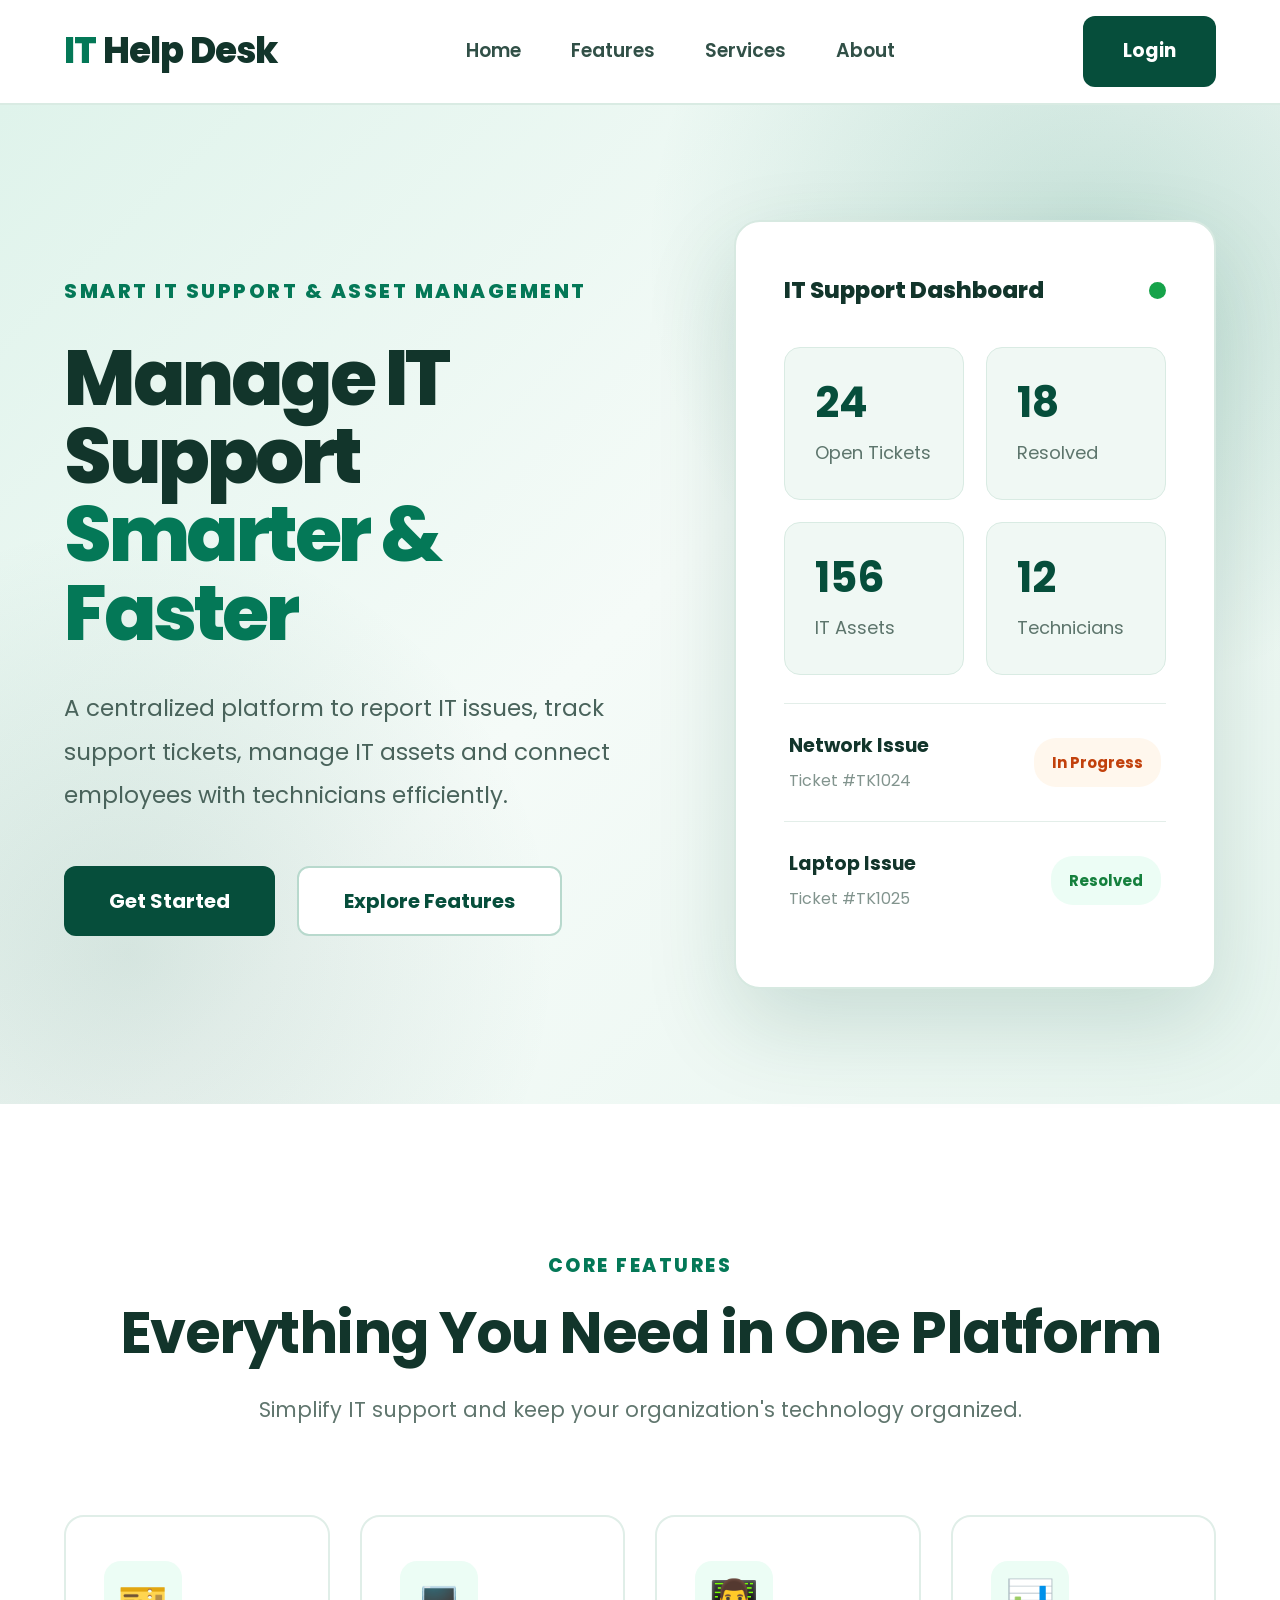
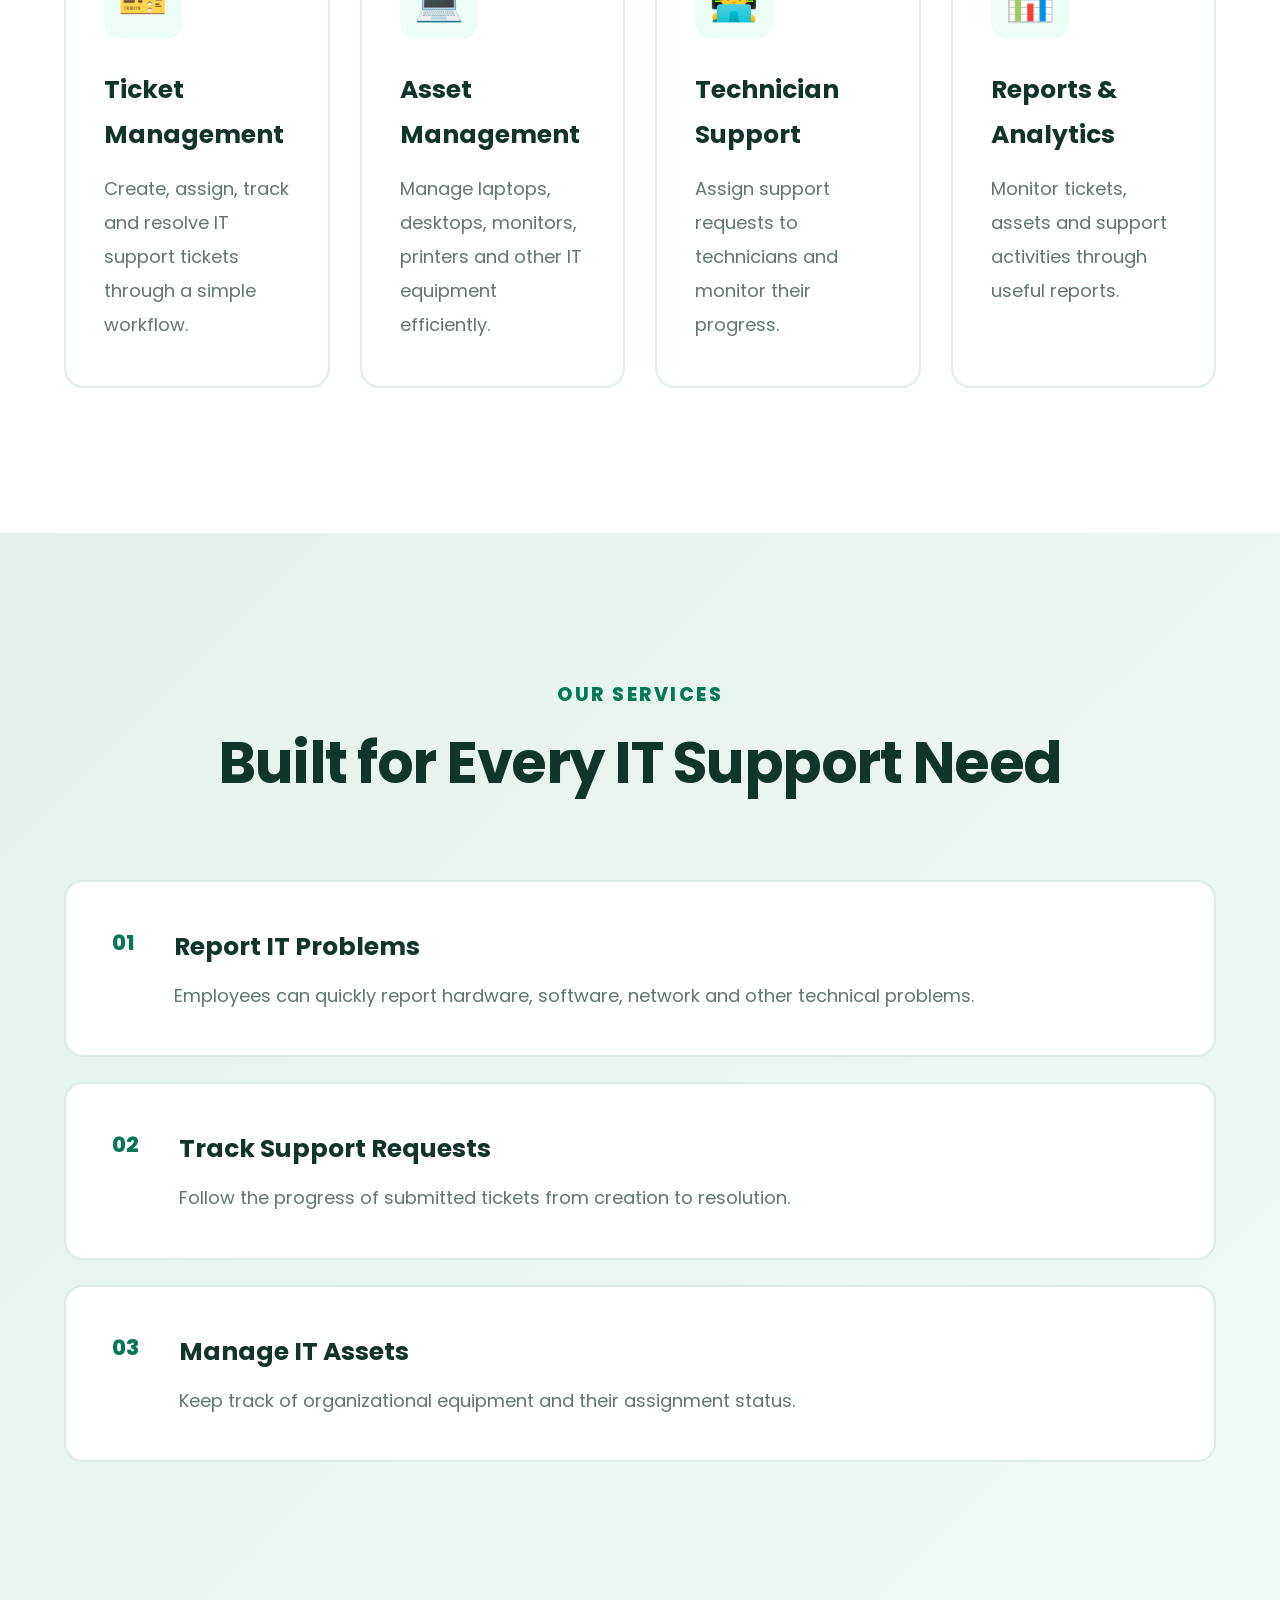
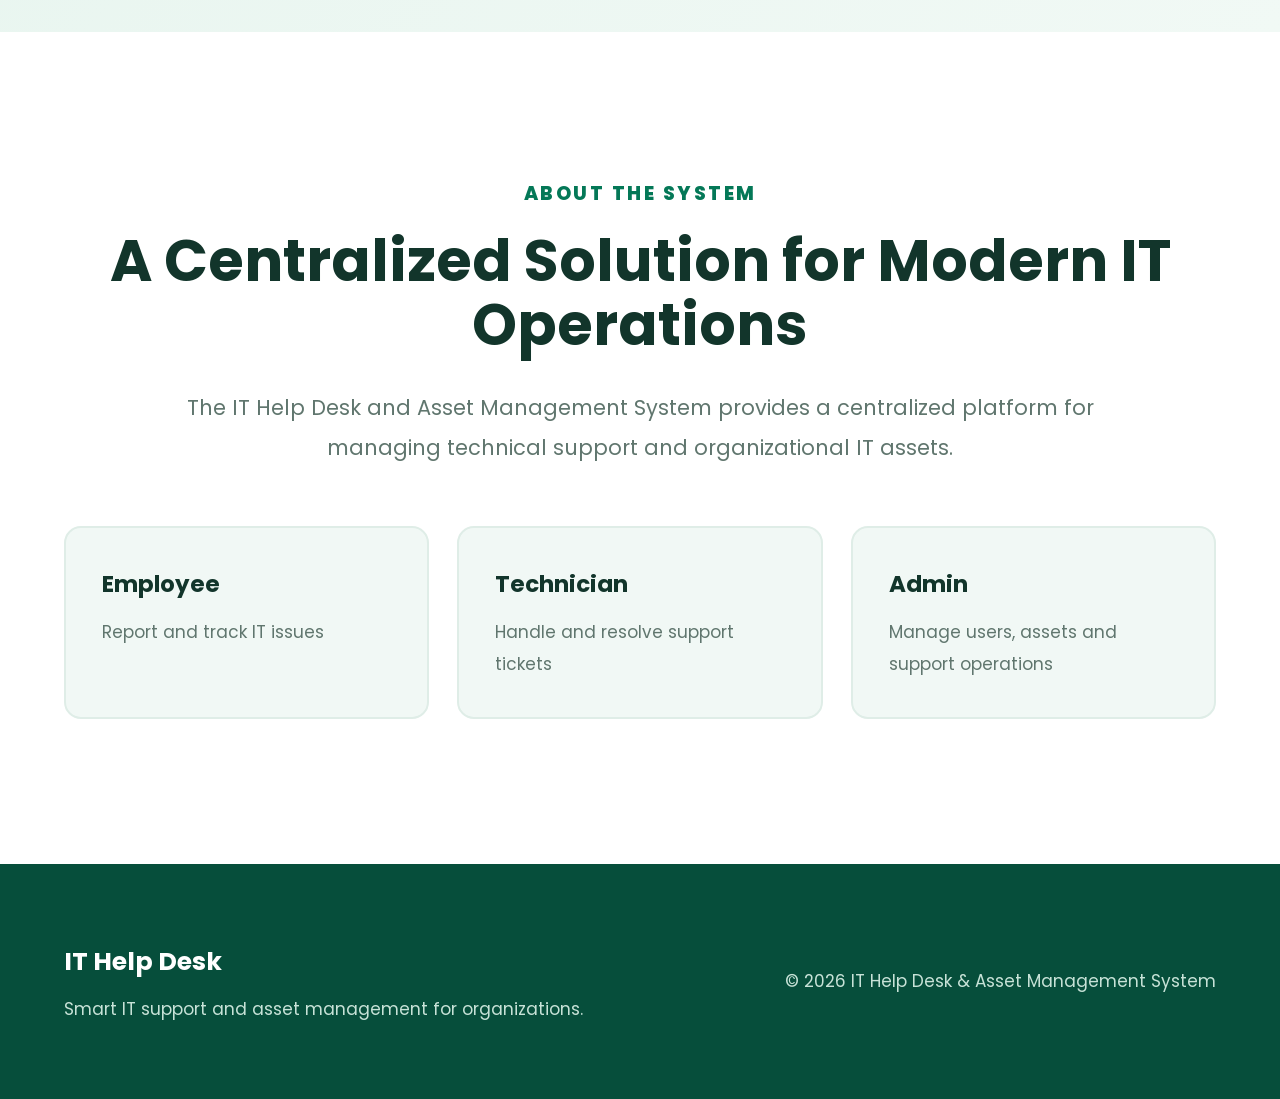
<file: index.html>
<!DOCTYPE html>
<html lang="en">
<head>
    <meta charset="UTF-8">
    <meta name="viewport" content="width=device-width, initial-scale=1.0">
    <title>IT Help Desk & Asset Management</title>
    <link rel="stylesheet" href="css/style.css">
</head>
<body>

    <header class="navbar">
        <div class="logo">
            <span>IT</span> Help Desk
        </div>

        <nav>
            <a href="#home">Home</a>
            <a href="#features">Features</a>
            <a href="#services">Services</a>
            <a href="#about">About</a>
        </nav>

        <a href="login.html" class="login-btn">Login</a>
    </header>

    <main>

        <section class="hero" id="home">
            <div class="hero-content">
                <p class="tagline">SMART IT SUPPORT & ASSET MANAGEMENT</p>

                <h1>
                    Manage IT Support
                    <span>Smarter & Faster</span>
                </h1>

                <p class="hero-text">
                    A centralized platform to report IT issues, track support
                    tickets, manage IT assets and connect employees with
                    technicians efficiently.
                </p>

                <div class="hero-buttons">
                    <a href="login.html" class="primary-btn">Get Started</a>
                    <a href="#features" class="secondary-btn">Explore Features</a>
                </div>
            </div>

            <div class="hero-card">
                <div class="dashboard-card">
                    <div class="card-header">
                        <span>IT Support Dashboard</span>
                        <span class="status-dot"></span>
                    </div>

                    <div class="stats">
                        <div class="stat-box">
                            <h3>24</h3>
                            <p>Open Tickets</p>
                        </div>

                        <div class="stat-box">
                            <h3>18</h3>
                            <p>Resolved</p>
                        </div>

                        <div class="stat-box">
                            <h3>156</h3>
                            <p>IT Assets</p>
                        </div>

                        <div class="stat-box">
                            <h3>12</h3>
                            <p>Technicians</p>
                        </div>
                    </div>

                    <div class="ticket-preview">
                        <div>
                            <strong>Network Issue</strong>
                            <p>Ticket #TK1024</p>
                        </div>
                        <span class="badge progress">In Progress</span>
                    </div>

                    <div class="ticket-preview">
                        <div>
                            <strong>Laptop Issue</strong>
                            <p>Ticket #TK1025</p>
                        </div>
                        <span class="badge resolved">Resolved</span>
                    </div>
                </div>
            </div>
        </section>


        <section class="features" id="features">

            <div class="section-heading">
                <p>CORE FEATURES</p>
                <h2>Everything You Need in One Platform</h2>
                <span>
                    Simplify IT support and keep your organization's technology
                    organized.
                </span>
            </div>

            <div class="feature-grid">

                <div class="feature-card">
                    <div class="feature-icon">🎫</div>
                    <h3>Ticket Management</h3>
                    <p>
                        Create, assign, track and resolve IT support tickets
                        through a simple workflow.
                    </p>
                </div>

                <div class="feature-card">
                    <div class="feature-icon">💻</div>
                    <h3>Asset Management</h3>
                    <p>
                        Manage laptops, desktops, monitors, printers and other
                        IT equipment efficiently.
                    </p>
                </div>

                <div class="feature-card">
                    <div class="feature-icon">👨‍💻</div>
                    <h3>Technician Support</h3>
                    <p>
                        Assign support requests to technicians and monitor
                        their progress.
                    </p>
                </div>

                <div class="feature-card">
                    <div class="feature-icon">📊</div>
                    <h3>Reports & Analytics</h3>
                    <p>
                        Monitor tickets, assets and support activities through
                        useful reports.
                    </p>
                </div>

            </div>
        </section>


        <section class="services" id="services">

            <div class="section-heading">
                <p>OUR SERVICES</p>
                <h2>Built for Every IT Support Need</h2>
            </div>

            <div class="service-grid">

                <div class="service-item">
                    <span>01</span>
                    <div>
                        <h3>Report IT Problems</h3>
                        <p>
                            Employees can quickly report hardware, software,
                            network and other technical problems.
                        </p>
                    </div>
                </div>

                <div class="service-item">
                    <span>02</span>
                    <div>
                        <h3>Track Support Requests</h3>
                        <p>
                            Follow the progress of submitted tickets from
                            creation to resolution.
                        </p>
                    </div>
                </div>

                <div class="service-item">
                    <span>03</span>
                    <div>
                        <h3>Manage IT Assets</h3>
                        <p>
                            Keep track of organizational equipment and their
                            assignment status.
                        </p>
                    </div>
                </div>

            </div>
        </section>


        <section class="about" id="about">

            <div class="about-content">
                <p>ABOUT THE SYSTEM</p>

                <h2>
                    A Centralized Solution for
                    Modern IT Operations
                </h2>

                <p>
                    The IT Help Desk and Asset Management System provides a
                    centralized platform for managing technical support and
                    organizational IT assets.
                </p>

                <div class="role-list">
                    <div>
                        <strong>Employee</strong>
                        <span>Report and track IT issues</span>
                    </div>

                    <div>
                        <strong>Technician</strong>
                        <span>Handle and resolve support tickets</span>
                    </div>

                    <div>
                        <strong>Admin</strong>
                        <span>Manage users, assets and support operations</span>
                    </div>
                </div>
            </div>

        </section>

    </main>


    <footer>
        <div class="footer-content">
            <div>
                <h3>IT Help Desk</h3>
                <p>
                    Smart IT support and asset management for organizations.
                </p>
            </div>

            <div>
                <p>© 2026 IT Help Desk & Asset Management System</p>
            </div>
        </div>
    </footer>

    <script src="js/main.js"></script>

</body>
</html>
</file>
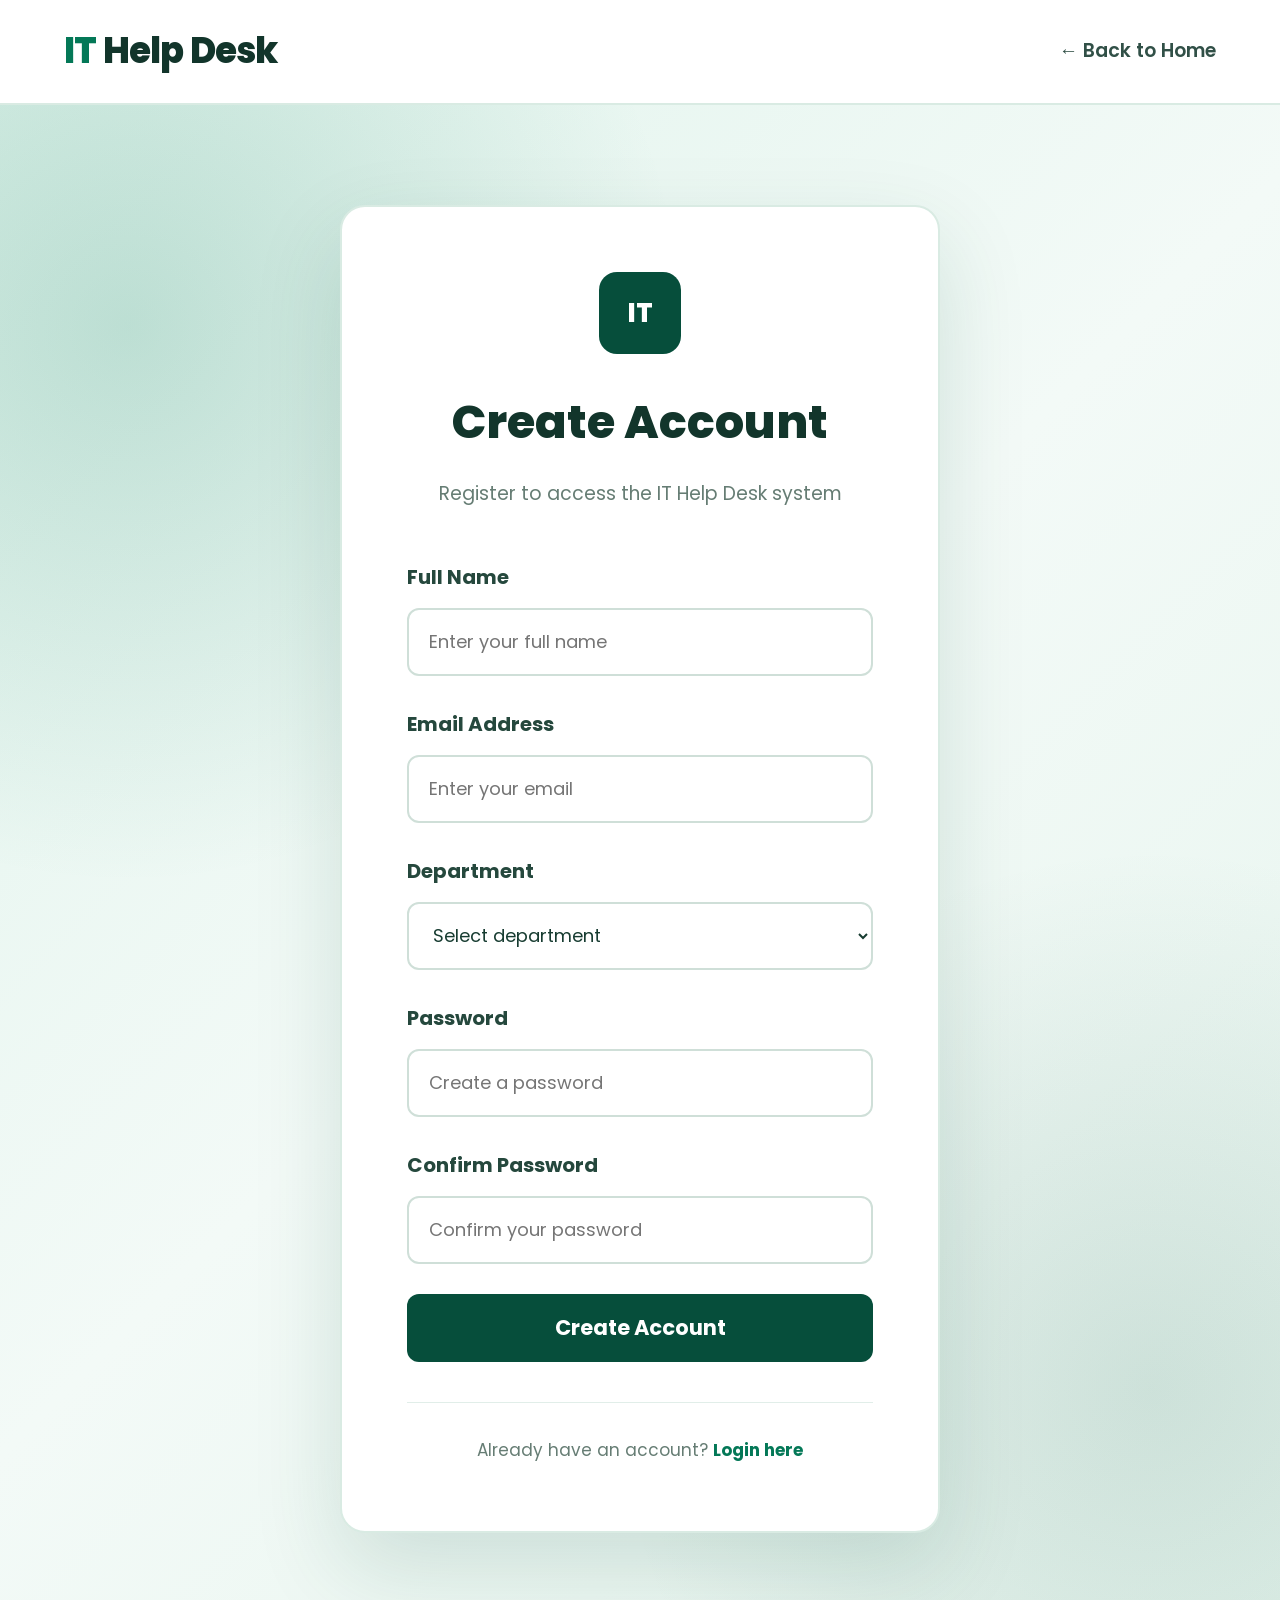
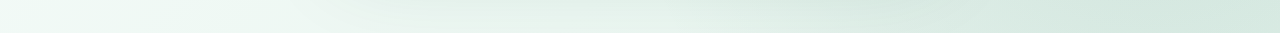
<file: register.html>
<!DOCTYPE html>
<html lang="en">
<head>
    <meta charset="UTF-8">
    <meta name="viewport" content="width=device-width, initial-scale=1.0">

    <title>Create Account - IT Help Desk</title>

    <link rel="stylesheet" href="css/style.css">
</head>

<body class="auth-page">

    <header class="navbar">

        <div class="logo">
            <span>IT</span> Help Desk
        </div>

        <a href="index.html" class="back-home">
            ← Back to Home
        </a>

    </header>


    <main class="auth-container">

        <div class="auth-card">

            <div class="auth-header">

                <div class="auth-icon">
                    IT
                </div>

                <h1>Create Account</h1>

                <p>
                    Register to access the IT Help Desk system
                </p>

            </div>


            <form id="registerForm">

                <div class="form-group">

                    <label for="name">
                        Full Name
                    </label>

                    <input
                        type="text"
                        id="name"
                        name="name"
                        placeholder="Enter your full name"
                        required
                    >

                </div>


                <div class="form-group">

                    <label for="email">
                        Email Address
                    </label>

                    <input
                        type="email"
                        id="email"
                        name="email"
                        placeholder="Enter your email"
                        required
                    >

                </div>


                <div class="form-group">

                    <label for="department">
                        Department
                    </label>

                    <select
                        id="department"
                        name="department"
                        required
                    >

                        <option value="">
                            Select department
                        </option>

                        <option value="CSE">
                            Computer Science and Engineering
                        </option>

                        <option value="ECE">
                            Electronics and Communication
                        </option>

                        <option value="EEE">
                            Electrical and Electronics
                        </option>

                        <option value="MECH">
                            Mechanical
                        </option>

                        <option value="CIVIL">
                            Civil
                        </option>

                        <option value="HR">
                            Human Resources
                        </option>

                        <option value="Finance">
                            Finance
                        </option>

                        <option value="Administration">
                            Administration
                        </option>

                        <option value="Other">
                            Other
                        </option>

                    </select>

                </div>


                <div class="form-group">

                    <label for="password">
                        Password
                    </label>

                    <input
                        type="password"
                        id="password"
                        name="password"
                        placeholder="Create a password"
                        required
                    >

                </div>


                <div class="form-group">

                    <label for="confirmPassword">
                        Confirm Password
                    </label>

                    <input
                        type="password"
                        id="confirmPassword"
                        name="confirmPassword"
                        placeholder="Confirm your password"
                        required
                    >

                </div>


                <button
                    type="submit"
                    class="auth-btn"
                >
                    Create Account
                </button>

            </form>


            <div id="registerMessage"></div>


            <div class="auth-footer">

                <p>
                    Already have an account?

                    <a href="login.html">
                        Login here
                    </a>
                </p>

            </div>

        </div>

    </main>


    <script src="js/main.js"></script>

</body>
</html>
</file>
<file: css/style.css>
@import url('https://fonts.googleapis.com/css2?family=Poppins:wght@400;500;600;700;800&display=swap');


/* =========================================
   GLOBAL
========================================= */

* {
    margin: 0;
    padding: 0;
    box-sizing: border-box;
}

html {
    scroll-behavior: smooth;
    font-size: 18px;
}

body {
    font-family: 'Poppins', sans-serif;
    background: #f1f8f5;
    color: #12352b;
    line-height: 1.8;
}

a {
    text-decoration: none;
    color: inherit;
}

button,
input,
select,
textarea {
    font-family: 'Poppins', sans-serif;
}


/* =========================================
   NAVBAR
========================================= */

.navbar {
    width: 100%;
    min-height: 105px;

    padding: 0 5%;

    display: flex;
    align-items: center;
    justify-content: space-between;

    background: #ffffff;

    border-bottom: 2px solid #d9ebe3;

    position: sticky;
    top: 0;
    z-index: 1000;
}

.logo {
    font-size: 36px;
    font-weight: 800;
    letter-spacing: -0.8px;
}

.logo span {
    color: #047857;
}

.navbar nav {
    display: flex;
    align-items: center;
    gap: 50px;
}

.navbar nav a {
    font-size: 19px;
    font-weight: 600;
    color: #315047;

    transition: 0.25s ease;
}

.navbar nav a:hover {
    color: #047857;
}


/* =========================================
   LOGIN / LOGOUT BUTTON
========================================= */

.login-btn {
    padding: 18px 40px;

    border-radius: 12px;

    background: #064e3b;

    color: #ffffff !important;

    font-size: 19px;

    font-weight: 700;

    transition: 0.25s ease;
}

.login-btn:hover {
    background: #047857;

    color: #ffffff !important;

    transform: translateY(-2px);
}


/* =========================================
   HOME - HERO
========================================= */

.hero {
    width: 100%;

    min-height: calc(100vh - 105px);

    padding: 115px 5%;

    display: grid;

    grid-template-columns: 1.1fr 0.9fr;

    align-items: center;

    gap: 80px;

    background:
        radial-gradient(
            circle at 85% 15%,
            rgba(4, 120, 87, 0.20),
            transparent 32%
        ),
        radial-gradient(
            circle at 10% 85%,
            rgba(6, 78, 59, 0.12),
            transparent 30%
        ),
        linear-gradient(
            135deg,
            #dff3eb 0%,
            #f5fbf8 50%,
            #e7f5ef 100%
        );
}

.hero-content {
    width: 100%;
    max-width: 900px;
}

.tagline {
    display: inline-block;

    margin-bottom: 30px;

    color: #047857;

    font-size: 20px;

    font-weight: 800;

    letter-spacing: 2.5px;
}

.hero h1 {
    margin-bottom: 35px;

    font-size: clamp(68px, 6vw, 96px);

    line-height: 1.02;

    letter-spacing: -3.5px;

    font-weight: 800;
}

.hero h1 span {
    display: block;

    color: #047857;
}

.hero-text {
    max-width: 780px;

    margin-bottom: 48px;

    color: #49635b;

    font-size: 23px;

    line-height: 1.9;
}

.hero-buttons {
    display: flex;

    align-items: center;

    gap: 22px;
}

.primary-btn,
.secondary-btn {
    min-height: 70px;

    padding: 0 45px;

    display: inline-flex;

    align-items: center;

    justify-content: center;

    border-radius: 12px;

    font-size: 20px;

    font-weight: 700;

    transition: 0.25s ease;
}

.primary-btn {
    background: #064e3b;

    color: #ffffff !important;
}

.primary-btn:hover {
    background: #047857;

    color: #ffffff !important;

    transform: translateY(-2px);
}

.secondary-btn {
    background: #ffffff;

    color: #064e3b;

    border: 2px solid #b8d9cd;
}

.secondary-btn:hover {
    border-color: #047857;

    color: #047857;
}


/* =========================================
   HOME - DASHBOARD PREVIEW
========================================= */

.hero-card {
    width: 100%;

    display: flex;

    justify-content: center;
}

.dashboard-card {
    width: 100%;

    max-width: 680px;

    padding: 48px;

    background: #ffffff;

    border: 2px solid #d7e9e1;

    border-radius: 26px;

    box-shadow:
        0 35px 90px rgba(6, 78, 59, 0.16);
}

.card-header {
    display: flex;

    align-items: center;

    justify-content: space-between;

    margin-bottom: 36px;

    font-size: 23px;

    font-weight: 800;
}

.status-dot {
    width: 17px;
    height: 17px;

    border-radius: 50%;

    background: #16a34a;
}

.stats {
    display: grid;

    grid-template-columns: 1fr 1fr;

    gap: 22px;

    margin-bottom: 28px;
}

.stat-box {
    min-height: 150px;

    padding: 30px;

    display: flex;

    flex-direction: column;

    justify-content: center;

    background: #f0f8f4;

    border: 1px solid #d9ebe3;

    border-radius: 16px;
}

.stat-box h3 {
    margin-bottom: 8px;

    font-size: 42px;

    line-height: 1.2;

    color: #064e3b;
}

.stat-box p {
    color: #5d756c;

    font-size: 18px;
}

.ticket-preview {
    min-height: 105px;

    padding: 25px 5px;

    display: flex;

    align-items: center;

    justify-content: space-between;

    gap: 20px;

    border-top: 1px solid #e3eee9;
}

.ticket-preview strong {
    font-size: 19px;
}

.ticket-preview p {
    margin-top: 4px;

    color: #82948e;

    font-size: 16px;
}

.badge {
    padding: 11px 18px;

    border-radius: 22px;

    font-size: 15px;

    font-weight: 700;

    white-space: nowrap;
}

.progress {
    background: #fff7ed;

    color: #c2410c;
}

.resolved {
    background: #ecfdf5;

    color: #15803d;
}


/* =========================================
   GENERAL SECTIONS
========================================= */

.features,
.services,
.about {
    width: 100%;

    padding: 145px 5%;
}

.section-heading {
    max-width: 1050px;

    margin: 0 auto 85px;

    text-align: center;
}

.section-heading p,
.about-content > p:first-child {
    margin-bottom: 18px;

    color: #047857;

    font-size: 19px;

    font-weight: 800;

    letter-spacing: 2.5px;
}

.section-heading h2 {
    margin-bottom: 24px;

    font-size: clamp(48px, 4.5vw, 64px);

    line-height: 1.12;

    letter-spacing: -1.5px;
}

.section-heading span {
    color: #60766e;

    font-size: 21px;

    line-height: 1.9;
}


/* =========================================
   FEATURES
========================================= */

.features {
    background: #ffffff;
}

.feature-grid {
    width: 100%;

    max-width: 1500px;

    margin: auto;

    display: grid;

    grid-template-columns: repeat(4, 1fr);

    gap: 30px;
}

.feature-card {
    min-height: 350px;

    padding: 44px 38px;

    background: #ffffff;

    border: 2px solid #e0eee8;

    border-radius: 20px;

    transition: 0.3s ease;
}

.feature-card:hover {
    transform: translateY(-8px);

    border-color: #9bcbbb;

    box-shadow:
        0 22px 50px rgba(6, 78, 59, 0.10);
}

.feature-icon {
    width: 78px;
    height: 78px;

    display: flex;

    align-items: center;

    justify-content: center;

    margin-bottom: 28px;

    border-radius: 17px;

    background: #ecfdf5;

    font-size: 40px;
}

.feature-card h3 {
    margin-bottom: 15px;

    font-size: 25px;

    font-weight: 700;
}

.feature-card p {
    color: #60766e;

    font-size: 18px;

    line-height: 1.9;
}


/* =========================================
   SERVICES
========================================= */

.services {
    background:
        linear-gradient(
            135deg,
            #e3f3ec,
            #f1f9f5
        );
}

.service-grid {
    width: 100%;

    max-width: 1200px;

    margin: auto;
}

.service-item {
    min-height: 175px;

    padding: 42px 46px;

    margin-bottom: 25px;

    display: flex;

    align-items: flex-start;

    gap: 40px;

    background: #ffffff;

    border: 2px solid #dbece5;

    border-radius: 19px;

    transition: 0.3s ease;
}

.service-item:hover {
    transform: translateX(7px);

    border-color: #a8d3c1;

    box-shadow:
        0 18px 40px rgba(6, 78, 59, 0.08);
}

.service-item > span {
    font-size: 21px;

    font-weight: 800;

    color: #047857;
}

.service-item h3 {
    margin-bottom: 10px;

    font-size: 25px;

    font-weight: 700;
}

.service-item p {
    color: #60766e;

    font-size: 18px;

    line-height: 1.9;
}


/* =========================================
   ABOUT
========================================= */

.about {
    background: #ffffff;
}

.about-content {
    width: 100%;

    max-width: 1200px;

    margin: auto;

    text-align: center;
}

.about-content h2 {
    margin-bottom: 30px;

    font-size: clamp(48px, 4.5vw, 64px);

    line-height: 1.12;
}

.about-content > p:nth-of-type(2) {
    max-width: 930px;

    margin: 0 auto 58px;

    color: #60766e;

    font-size: 21px;

    line-height: 1.9;
}

.role-list {
    display: grid;

    grid-template-columns: repeat(3, 1fr);

    gap: 28px;

    text-align: left;
}

.role-list div {
    min-height: 175px;

    padding: 36px;

    background: #f1f8f5;

    border: 2px solid #dfede7;

    border-radius: 17px;
}

.role-list strong {
    display: block;

    margin-bottom: 11px;

    font-size: 23px;
}

.role-list span {
    color: #60766e;

    font-size: 17px;
}


/* =========================================
   FOOTER
========================================= */

footer {
    padding: 75px 5%;

    background: #064e3b;

    color: #ffffff;
}

.footer-content {
    width: 100%;

    max-width: 1500px;

    margin: auto;

    display: flex;

    align-items: center;

    justify-content: space-between;

    gap: 50px;
}

.footer-content h3 {
    margin-bottom: 10px;

    font-size: 25px;
}

.footer-content p {
    color: #c7e2d7;

    font-size: 17px;
}


/* =========================================
   AUTHENTICATION
========================================= */

.auth-page {
    min-height: 100vh;

    background:
        radial-gradient(
            circle at 10% 20%,
            rgba(4, 120, 87, 0.18),
            transparent 32%
        ),
        radial-gradient(
            circle at 90% 85%,
            rgba(6, 78, 59, 0.12),
            transparent 30%
        ),
        linear-gradient(
            135deg,
            #dff3eb 0%,
            #f3faf7 50%,
            #e5f4ed 100%
        );
}

.back-home {
    color: #315047;

    font-size: 19px;

    font-weight: 600;
}

.back-home:hover {
    color: #047857;
}

.auth-container {
    min-height: calc(100vh - 105px);

    padding: 100px 20px;

    display: flex;

    align-items: center;

    justify-content: center;
}

.auth-card {
    width: 100%;

    max-width: 600px;

    padding: 65px;

    background: #ffffff;

    border: 2px solid #d9ebe3;

    border-radius: 25px;

    box-shadow:
        0 35px 90px rgba(6, 78, 59, 0.14);
}

.auth-header {
    margin-bottom: 48px;

    text-align: center;
}

.auth-icon {
    width: 82px;
    height: 82px;

    margin: 0 auto 27px;

    display: flex;

    align-items: center;

    justify-content: center;

    background: #064e3b;

    color: #ffffff;

    border-radius: 18px;

    font-size: 26px;

    font-weight: 800;
}

.auth-header h1 {
    margin-bottom: 13px;

    font-size: 46px;

    font-weight: 800;
}

.auth-header p {
    color: #667d74;

    font-size: 19px;
}

.form-group {
    margin-bottom: 30px;
}

.form-group label {
    display: block;

    margin-bottom: 13px;

    color: #25483d;

    font-size: 20px;

    font-weight: 700;
}

.form-group input,
.form-group select,
.form-group textarea {
    width: 100%;

    min-height: 68px;

    padding: 17px 20px;

    border: 2px solid #cfdfd8;

    border-radius: 12px;

    outline: none;

    background: #ffffff;

    color: #173c31;

    font-size: 18px;
}

.form-group textarea {
    min-height: 160px;

    resize: vertical;
}

.form-group input:focus,
.form-group select:focus,
.form-group textarea:focus {
    border-color: #047857;

    box-shadow:
        0 0 0 4px rgba(4, 120, 87, 0.10);
}

.form-options {
    display: flex;

    align-items: center;

    justify-content: space-between;

    margin-bottom: 35px;

    font-size: 17px;
}

.remember {
    display: flex;

    align-items: center;

    gap: 9px;

    color: #60766e;
}

.remember input {
    width: 20px;
    height: 20px;

    accent-color: #047857;
}

.form-options a {
    color: #047857;

    font-weight: 600;
}

.auth-btn {
    width: 100%;

    min-height: 68px;

    border: none;

    border-radius: 12px;

    background: #064e3b;

    color: #ffffff !important;

    font-size: 21px;

    font-weight: 700;

    cursor: pointer;

    transition: 0.25s ease;
}

.auth-btn:hover {
    background: #047857;

    color: #ffffff !important;

    transform: translateY(-1px);
}

.auth-footer {
    margin-top: 40px;

    padding-top: 32px;

    text-align: center;

    border-top: 1px solid #e1eee9;
}

.auth-footer p {
    color: #667d74;

    font-size: 17px;
}

.auth-footer a {
    color: #047857;

    font-weight: 700;
}

#loginMessage,
#registerMessage {
    margin-top: 18px;

    text-align: center;

    font-size: 17px;
}


/* =========================================
   EMPLOYEE DASHBOARD
========================================= */

.dashboard-page {
    min-height: calc(100vh - 105px);

    padding: 80px 5%;

    background:
        linear-gradient(
            135deg,
            #e2f2eb 0%,
            #f3f9f6 50%,
            #e5f3ed 100%
        );
}

.dashboard-header {
    max-width: 1500px;

    margin: 0 auto 52px;

    display: flex;

    align-items: center;

    justify-content: space-between;

    gap: 35px;
}

.dashboard-label {
    margin-bottom: 13px;

    color: #047857;

    font-size: 17px;

    font-weight: 800;

    letter-spacing: 2.5px;
}

.dashboard-header h1 {
    margin-bottom: 13px;

    font-size: 52px;

    line-height: 1.2;

    font-weight: 800;
}

.dashboard-header p:last-child {
    color: #60766e;

    font-size: 20px;
}

.dashboard-stats {
    max-width: 1500px;

    margin: 0 auto 42px;

    display: grid;

    grid-template-columns: repeat(4, 1fr);

    gap: 25px;
}

.dashboard-stat-card {
    min-height: 175px;

    padding: 34px;

    display: flex;

    align-items: center;

    gap: 25px;

    background: #ffffff;

    border: 2px solid #dcebe5;

    border-radius: 18px;

    box-shadow:
        0 8px 25px rgba(6, 78, 59, 0.05);
}

.stat-icon {
    width: 68px;
    height: 68px;

    display: flex;

    align-items: center;

    justify-content: center;

    background: #ecfdf5;

    border-radius: 16px;

    font-size: 32px;
}

.dashboard-stat-card h2 {
    margin-bottom: 3px;

    font-size: 39px;

    color: #064e3b;
}

.dashboard-stat-card p {
    color: #60766e;

    font-size: 17px;
}

.dashboard-grid {
    max-width: 1500px;

    margin: 0 auto 42px;

    display: grid;

    grid-template-columns: 1.3fr 0.7fr;

    gap: 28px;
}

.dashboard-panel {
    background: #ffffff;

    border: 2px solid #dcebe5;

    border-radius: 19px;

    overflow: hidden;
}

.panel-header {
    padding: 34px 36px;

    display: flex;

    align-items: center;

    justify-content: space-between;

    border-bottom: 1px solid #e3eee9;
}

.panel-header h2 {
    margin-bottom: 6px;

    font-size: 27px;
}

.panel-header p {
    color: #83968f;

    font-size: 16px;
}

.panel-header a {
    color: #047857;

    font-size: 17px;

    font-weight: 700;
}

.ticket-row {
    min-height: 120px;

    padding: 28px 36px;

    display: flex;

    align-items: center;

    justify-content: space-between;

    gap: 22px;

    border-bottom: 1px solid #e5efeb;
}

.ticket-row:last-child {
    border-bottom: none;
}

.ticket-info strong {
    display: block;

    margin-bottom: 6px;

    font-size: 20px;
}

.ticket-info span {
    color: #83968f;

    font-size: 15px;
}

.ticket-status {
    padding: 10px 16px;

    border-radius: 22px;

    font-size: 14px;

    font-weight: 700;

    white-space: nowrap;
}

.status-progress {
    background: #fff7ed;

    color: #c2410c;
}

.status-new {
    background: #ecfdf5;

    color: #047857;
}

.status-resolved {
    background: #dcfce7;

    color: #15803d;
}

.asset-row {
    min-height: 125px;

    padding: 28px 36px;

    display: flex;

    align-items: center;

    gap: 20px;

    border-bottom: 1px solid #e5efeb;
}

.asset-row:last-child {
    border-bottom: none;
}

.asset-icon {
    width: 60px;
    height: 60px;

    display: flex;

    align-items: center;

    justify-content: center;

    background: #ecfdf5;

    border-radius: 14px;

    font-size: 27px;
}

.asset-info {
    flex: 1;
}

.asset-info strong {
    display: block;

    margin-bottom: 5px;

    font-size: 19px;
}

.asset-info span {
    color: #83968f;

    font-size: 16px;

    line-height: 1.7;
}

.asset-status {
    color: #15803d;

    font-size: 15px;

    font-weight: 700;
}


/* =========================================
   CREATE SUPPORT TICKET
========================================= */

.ticket-form {
    padding: 40px;
}

.ticket-form .form-group {
    margin-bottom: 30px;
}

.ticket-form .form-group label {
    font-size: 21px;

    margin-bottom: 14px;
}

.ticket-form .form-group input,
.ticket-form .form-group select,
.ticket-form .form-group textarea {
    font-size: 19px;

    min-height: 70px;

    padding: 18px 20px;
}

.ticket-form .form-group textarea {
    min-height: 180px;
}

.ticket-form .auth-btn {
    min-height: 70px;

    font-size: 21px;
}

.file-note {
    margin-top: 10px;

    color: #60766e;

    font-size: 16px;
}


/* =========================================
   MY TICKETS
========================================= */

.ticket-list-panel {
    margin-bottom: 40px;
}

.ticket-list-panel .ticket-row {
    min-height: 145px;

    padding: 30px 38px;
}

.ticket-list-panel .ticket-info strong {
    font-size: 21px;
}

.ticket-list-panel .ticket-info span {
    display: block;

    margin-bottom: 5px;

    color: #49635b;

    font-size: 18px;
}

.ticket-list-panel .ticket-info small {
    display: block;

    color: #83968f;

    font-size: 15px;
}

.ticket-list-panel .ticket-status {
    padding: 11px 19px;

    font-size: 15px;
}


/* =========================================
   TICKET STATUS GUIDE
========================================= */

.ticket-status-guide {
    margin-bottom: 40px;
}

.status-guide-grid {
    display: grid;

    grid-template-columns: repeat(5, 1fr);
}

.status-guide-item {
    min-height: 220px;

    padding: 30px;

    display: flex;

    flex-direction: column;

    gap: 20px;

    border-right: 1px solid #e3eee9;
}

.status-guide-item:last-child {
    border-right: none;
}

.guide-number {
    width: 55px;
    height: 55px;

    display: flex;

    align-items: center;

    justify-content: center;

    background: #ecfdf5;

    color: #047857;

    border-radius: 14px;

    font-size: 17px;

    font-weight: 800;
}

.status-guide-item strong {
    display: block;

    margin-bottom: 8px;

    color: #12352b;

    font-size: 20px;
}

.status-guide-item p {
    color: #60766e;

    font-size: 15px;

    line-height: 1.8;
}


/* =========================================
   MY ASSETS
========================================= */

.asset-list-panel {
    margin-bottom: 40px;
}

.asset-detail-row {
    min-height: 220px;

    padding: 35px 40px;

    display: flex;

    align-items: center;

    gap: 30px;

    border-bottom: 1px solid #e3eee9;
}

.asset-detail-row:last-child {
    border-bottom: none;
}

.large-asset-icon {
    width: 90px;
    height: 90px;

    flex-shrink: 0;

    display: flex;

    align-items: center;

    justify-content: center;

    background: #ecfdf5;

    border-radius: 20px;

    font-size: 42px;
}

.asset-detail-info {
    flex: 1;
}

.asset-detail-info h3 {
    margin-bottom: 5px;

    font-size: 23px;

    color: #12352b;
}

.asset-detail-info > p {
    margin-bottom: 20px;

    color: #047857;

    font-size: 17px;

    font-weight: 600;
}

.asset-details-grid {
    display: grid;

    grid-template-columns: repeat(4, 1fr);

    gap: 25px;
}

.asset-details-grid div {
    display: flex;

    flex-direction: column;

    gap: 4px;
}

.asset-details-grid span {
    color: #83968f;

    font-size: 14px;
}

.asset-details-grid strong {
    color: #315047;

    font-size: 16px;
}

.asset-active {
    padding: 11px 18px;

    background: #ecfdf5;

    color: #15803d;

    border-radius: 22px;

    font-size: 15px;

    font-weight: 700;

    white-space: nowrap;
}


/* =========================================
   ASSET LIFECYCLE
========================================= */

.asset-lifecycle-panel {
    margin-bottom: 40px;
}

.lifecycle-grid {
    display: grid;

    grid-template-columns: repeat(4, 1fr);
}

.lifecycle-item {
    min-height: 220px;

    padding: 35px;

    border-right: 1px solid #e3eee9;
}

.lifecycle-item:last-child {
    border-right: none;
}

.lifecycle-number {
    width: 55px;
    height: 55px;

    margin-bottom: 22px;

    display: flex;

    align-items: center;

    justify-content: center;

    background: #ecfdf5;

    color: #047857;

    border-radius: 14px;

    font-size: 17px;

    font-weight: 800;
}

.lifecycle-item h3 {
    margin-bottom: 10px;

    font-size: 21px;
}

.lifecycle-item p {
    color: #60766e;

    font-size: 16px;

    line-height: 1.8;
}


/* =========================================
   QUICK ACTIONS
========================================= */

.quick-actions {
    max-width: 1500px;

    margin: 0 auto;
}

.quick-actions > h2 {
    margin-bottom: 24px;

    font-size: 30px;

    font-weight: 800;
}

.quick-action-grid {
    display: grid;

    grid-template-columns: repeat(3, 1fr);

    gap: 25px;
}

.quick-action-card {
    min-height: 140px;

    padding: 32px;

    display: flex;

    align-items: center;

    gap: 22px;

    background: #ffffff;

    border: 2px solid #dcebe5;

    border-radius: 17px;

    transition: 0.25s ease;
}

.quick-action-card:hover {
    transform: translateY(-4px);

    border-color: #7fbaa4;

    box-shadow:
        0 15px 35px rgba(6, 78, 59, 0.08);
}

.quick-action-card > span {
    font-size: 36px;
}

.quick-action-card strong {
    display: block;

    margin-bottom: 6px;

    font-size: 19px;
}

.quick-action-card p {
    color: #83968f;

    font-size: 15px;
}


/* =========================================
   LARGE LAPTOP / TABLET
========================================= */

@media (max-width: 1200px) {

    .hero {
        grid-template-columns: 1fr;

        min-height: auto;

        padding-top: 100px;

        padding-bottom: 100px;

        text-align: center;
    }

    .hero-content {
        max-width: 950px;

        margin: auto;
    }

    .hero-text {
        margin-left: auto;

        margin-right: auto;
    }

    .hero-buttons {
        justify-content: center;
    }

    .hero-card {
        max-width: 700px;

        margin: 25px auto 0;
    }

    .feature-grid {
        grid-template-columns: 1fr 1fr;
    }

    .dashboard-stats {
        grid-template-columns: 1fr 1fr;
    }

    .dashboard-grid {
        grid-template-columns: 1fr;
    }

    .quick-action-grid {
        grid-template-columns: 1fr 1fr;
    }

    .status-guide-grid {
        grid-template-columns: 1fr 1fr;
    }

    .status-guide-item {
        border-right: none;

        border-bottom: 1px solid #e3eee9;
    }

    .asset-details-grid {
        grid-template-columns: 1fr 1fr;
    }

    .lifecycle-grid {
        grid-template-columns: 1fr 1fr;
    }

    .lifecycle-item {
        border-right: none;

        border-bottom: 1px solid #e3eee9;
    }
}


/* =========================================
   TABLET / MOBILE
========================================= */

@media (max-width: 750px) {

    .navbar {
        min-height: 82px;

        padding: 0 5%;
    }

    .navbar nav {
        display: none;
    }

    .logo {
        font-size: 28px;
    }

    .hero {
        padding: 80px 5%;
    }

    .hero h1 {
        font-size: 50px;

        letter-spacing: -1.5px;
    }

    .hero-text {
        font-size: 19px;
    }

    .hero-buttons {
        flex-direction: column;
    }

    .primary-btn,
    .secondary-btn {
        width: 100%;
    }

    .dashboard-card {
        padding: 30px;
    }

    .stat-box {
        min-height: 120px;

        padding: 22px;
    }

    .stat-box h3 {
        font-size: 32px;
    }

    .feature-grid,
    .role-list {
        grid-template-columns: 1fr;
    }

    .features,
    .services,
    .about {
        padding: 100px 5%;
    }

    .section-heading h2,
    .about-content h2 {
        font-size: 40px;
    }

    .section-heading span {
        font-size: 18px;
    }

    .service-item {
        flex-direction: column;

        gap: 12px;
    }

    .footer-content {
        flex-direction: column;

        text-align: center;
    }

    .auth-card {
        padding: 45px 28px;
    }

    .auth-header h1 {
        font-size: 38px;
    }

    .dashboard-page {
        padding: 55px 5%;
    }

    .dashboard-header {
        flex-direction: column;

        align-items: flex-start;
    }

    .dashboard-header h1 {
        font-size: 39px;
    }

    .dashboard-stats {
        grid-template-columns: 1fr;
    }

    .ticket-row {
        align-items: flex-start;

        flex-direction: column;
    }

    .asset-row {
        align-items: flex-start;
    }

    .quick-action-grid {
        grid-template-columns: 1fr;
    }

    .ticket-form {
        padding: 28px;
    }

    .ticket-form .form-group label {
        font-size: 19px;
    }

    .ticket-form .form-group input,
    .ticket-form .form-group select,
    .ticket-form .form-group textarea {
        font-size: 17px;
    }

    .ticket-list-panel .ticket-row {
        min-height: 165px;

        padding: 28px;

        align-items: flex-start;

        flex-direction: column;
    }

    .ticket-list-panel .ticket-info strong {
        font-size: 19px;
    }

    .ticket-list-panel .ticket-info span {
        font-size: 17px;
    }

    .ticket-list-panel .ticket-info small {
        font-size: 14px;
    }

    .status-guide-grid {
        grid-template-columns: 1fr;
    }

    .status-guide-item {
        min-height: auto;

        border-bottom: 1px solid #e3eee9;
    }

    .asset-detail-row {
        padding: 30px;

        align-items: flex-start;

        flex-direction: column;
    }

    .large-asset-icon {
        width: 75px;
        height: 75px;

        font-size: 35px;
    }

    .asset-detail-info h3 {
        font-size: 21px;
    }

    .asset-details-grid {
        grid-template-columns: 1fr;
    }

    .lifecycle-grid {
        grid-template-columns: 1fr;
    }

    .lifecycle-item {
        min-height: auto;

        padding: 30px;
    }
}
/* =========================================
   TECHNICIAN TICKETS
========================================= */

.technician-ticket-panel {
    margin-bottom: 40px;
}

.technician-ticket-row {
    min-height: 175px;

    padding: 30px 38px;

    display: grid;

    grid-template-columns: 2.4fr 0.7fr 1fr 1fr 1.1fr;

    align-items: center;

    gap: 25px;

    border-bottom: 1px solid #e3eee9;
}

.technician-ticket-row:last-child {
    border-bottom: none;
}

.technician-ticket-main {
    min-width: 0;
}

.ticket-id {
    margin-bottom: 7px;

    color: #047857;

    font-size: 15px;

    font-weight: 800;

    letter-spacing: 1px;
}

.technician-ticket-main h3 {
    margin-bottom: 6px;

    color: #12352b;

    font-size: 20px;

    line-height: 1.5;
}

.technician-ticket-main p {
    color: #83968f;

    font-size: 15px;
}

.ticket-priority {
    width: fit-content;

    padding: 9px 16px;

    border-radius: 20px;

    font-size: 14px;

    font-weight: 700;
}

.priority-high {
    background: #fef2f2;

    color: #dc2626;
}

.priority-medium {
    background: #fff7ed;

    color: #c2410c;
}

.priority-low {
    background: #ecfdf5;

    color: #15803d;
}

.ticket-date {
    display: flex;

    flex-direction: column;

    gap: 3px;
}

.ticket-date span {
    color: #83968f;

    font-size: 14px;
}

.ticket-date strong {
    color: #315047;

    font-size: 15px;
}

.technician-ticket-row .ticket-status {
    width: fit-content;

    padding: 10px 17px;

    font-size: 14px;
}

.ticket-view-btn {
    width: fit-content;

    padding: 12px 20px;

    border-radius: 10px;

    background: #064e3b;

    color: #ffffff !important;

    font-size: 15px;

    font-weight: 700;

    transition: 0.25s ease;
}

.ticket-view-btn:hover {
    background: #047857;

    color: #ffffff !important;

    transform: translateY(-2px);
}


/* =========================================
   TECHNICIAN WORKFLOW
========================================= */

.technician-workflow {
    margin-bottom: 40px;
}

.technician-workflow-grid {
    display: grid;

    grid-template-columns: repeat(4, 1fr);
}

.workflow-step {
    min-height: 220px;

    padding: 35px;

    border-right: 1px solid #e3eee9;
}

.workflow-step:last-child {
    border-right: none;
}

.workflow-step > span {
    width: 55px;
    height: 55px;

    margin-bottom: 22px;

    display: flex;

    align-items: center;
    justify-content: center;

    background: #ecfdf5;

    color: #047857;

    border-radius: 14px;

    font-size: 17px;

    font-weight: 800;
}

.workflow-step h3 {
    margin-bottom: 10px;

    color: #12352b;

    font-size: 22px;
}

.workflow-step p {
    color: #60766e;

    font-size: 16px;

    line-height: 1.8;
}


/* =========================================
   TECHNICIAN TICKETS RESPONSIVE
========================================= */

@media (max-width: 1200px) {

    .technician-ticket-row {
        grid-template-columns: 1.8fr 0.8fr 1fr;

        gap: 20px;
    }

    .technician-ticket-row .ticket-status {
        justify-self: start;
    }

    .ticket-view-btn {
        justify-self: start;
    }

    .technician-workflow-grid {
        grid-template-columns: 1fr 1fr;
    }

    .workflow-step {
        border-right: none;

        border-bottom: 1px solid #e3eee9;
    }

}


@media (max-width: 750px) {

    .technician-ticket-row {
        grid-template-columns: 1fr;

        min-height: auto;

        padding: 30px;

        gap: 18px;
    }

    .technician-ticket-main h3 {
        font-size: 19px;
    }

    .ticket-view-btn {
        width: 100%;

        text-align: center;
    }

    .technician-workflow-grid {
        grid-template-columns: 1fr;
    }

    .workflow-step {
        min-height: auto;

        padding: 30px;
    }

}
/* =========================================
   TECHNICIAN TICKET DETAILS
========================================= */

.ticket-details-panel {
    margin-bottom: 40px;
}

.ticket-details-content {
    padding: 40px;
}

.ticket-detail-section {
    margin-bottom: 38px;
}

.detail-label {
    margin-bottom: 10px;

    color: #047857;

    font-size: 15px;

    font-weight: 800;

    letter-spacing: 2px;
}

.ticket-detail-section h2 {
    color: #12352b;

    font-size: 28px;

    line-height: 1.5;
}

.detail-description {
    max-width: 1000px;

    color: #60766e;

    font-size: 18px;

    line-height: 1.9;
}


/* =========================================
   TICKET INFORMATION
========================================= */

.ticket-information-grid {
    display: grid;

    grid-template-columns: repeat(4, 1fr);

    gap: 20px;

    padding-top: 15px;
}

.information-box {
    min-height: 120px;

    padding: 24px;

    display: flex;

    flex-direction: column;

    justify-content: center;

    gap: 7px;

    background: #f1f8f5;

    border: 1px solid #dcebe5;

    border-radius: 14px;
}

.information-box span {
    color: #83968f;

    font-size: 14px;
}

.information-box strong {
    color: #315047;

    font-size: 17px;
}

.high-text {
    color: #dc2626 !important;
}


/* =========================================
   TICKET WORKFLOW
========================================= */

.ticket-workflow-panel {
    margin-bottom: 40px;
}

.ticket-progress {
    padding: 45px 35px;

    display: flex;

    align-items: flex-start;

    justify-content: center;
}

.progress-step {
    min-width: 130px;

    display: flex;

    flex-direction: column;

    align-items: center;

    text-align: center;
}

.progress-circle {
    width: 62px;
    height: 62px;

    margin-bottom: 14px;

    display: flex;

    align-items: center;

    justify-content: center;

    border-radius: 50%;

    background: #e5eee9;

    color: #60766e;

    font-size: 16px;

    font-weight: 800;
}

.active-step .progress-circle {
    background: #064e3b;

    color: #ffffff;
}

.progress-step strong {
    margin-bottom: 5px;

    color: #315047;

    font-size: 16px;
}

.progress-step span {
    color: #83968f;

    font-size: 13px;

    line-height: 1.5;
}

.progress-line {
    width: 80px;

    height: 3px;

    margin-top: 30px;

    background: #dcebe5;
}


/* =========================================
   TICKET UPDATE
========================================= */

.ticket-update-panel {
    margin-bottom: 35px;
}

.ticket-update-panel .ticket-form {
    max-width: 100%;

    padding: 40px;
}

.ticket-update-panel .auth-btn {
    max-width: 300px;
}


/* =========================================
   TICKET ACTIONS
========================================= */

.ticket-action-section {
    max-width: 1500px;

    margin: 0 auto 40px;

    display: flex;

    align-items: center;

    justify-content: space-between;

    gap: 25px;
}

.ticket-action-section .primary-btn,
.ticket-action-section .secondary-btn {
    min-height: 62px;

    padding: 0 30px;

    border: none;
}

.ticket-action-section .secondary-btn {
    border: 2px solid #b8d9cd;
}


/* =========================================
   TICKET DETAILS RESPONSIVE
========================================= */

@media (max-width: 1200px) {

    .ticket-information-grid {
        grid-template-columns: 1fr 1fr;
    }

    .ticket-progress {
        overflow-x: auto;

        justify-content: flex-start;

        padding: 40px 25px;
    }

    .progress-line {
        min-width: 55px;
    }

}


@media (max-width: 750px) {

    .ticket-details-content {
        padding: 28px;
    }

    .ticket-detail-section h2 {
        font-size: 23px;
    }

    .detail-description {
        font-size: 17px;
    }

    .ticket-information-grid {
        grid-template-columns: 1fr;
    }

    .ticket-progress {
        flex-direction: column;

        align-items: center;

        overflow: visible;
    }

    .progress-step {
        min-width: 200px;
    }

    .progress-line {
        width: 3px;

        height: 45px;

        margin: 0;
    }

    .ticket-update-panel .ticket-form {
        padding: 28px;
    }

    .ticket-update-panel .auth-btn {
        max-width: 100%;
    }

    .ticket-action-section {
        flex-direction: column;
    }

    .ticket-action-section .primary-btn,
    .ticket-action-section .secondary-btn {
        width: 100%;
    }

}
/* =========================================
   ADMIN DASHBOARD
========================================= */

.dashboard-label {
    margin-bottom: 8px;
    color: #047857;
    font-size: 14px;
    font-weight: 800;
    letter-spacing: 2px;
}

.dashboard-header {
    max-width: 1500px;
    margin: 0 auto 45px;
    display: flex;
    align-items: center;
    justify-content: space-between;
    gap: 30px;
}

.dashboard-header h1 {
    margin-bottom: 10px;
    color: #12352b;
    font-size: 48px;
    line-height: 1.2;
}

.dashboard-header p:not(.dashboard-label) {
    color: #60766e;
    font-size: 18px;
}

.dashboard-container {
    padding: 70px 50px;
}

.dashboard-stats {
    max-width: 1500px;
    margin: 0 auto 40px;
    display: grid;
    grid-template-columns: repeat(4, 1fr);
    gap: 25px;
}

.stat-card {
    min-height: 150px;
    padding: 30px;
    display: flex;
    align-items: center;
    gap: 22px;
    background: #ffffff;
    border: 1px solid #dcebe5;
    border-radius: 18px;
    box-shadow: 0 8px 25px rgba(6, 78, 59, 0.06);
}

.stat-icon {
    width: 65px;
    height: 65px;
    flex-shrink: 0;
    display: flex;
    align-items: center;
    justify-content: center;
    background: #ecfdf5;
    color: #047857;
    border-radius: 15px;
    font-size: 23px;
    font-weight: 800;
}

.stat-card span {
    display: block;
    margin-bottom: 5px;
    color: #83968f;
    font-size: 15px;
}

.stat-card strong {
    color: #12352b;
    font-size: 36px;
    line-height: 1;
}

.admin-overview-grid {
    max-width: 1500px;
    margin: 0 auto 40px;
    display: grid;
    grid-template-columns: 1fr 1fr;
    gap: 30px;
}

.dashboard-panel {
    background: #ffffff;
    border: 1px solid #dcebe5;
    border-radius: 18px;
    overflow: hidden;
    box-shadow: 0 8px 25px rgba(6, 78, 59, 0.05);
}

.panel-header {
    min-height: 100px;
    padding: 25px 32px;
    display: flex;
    align-items: center;
    justify-content: space-between;
    gap: 20px;
    border-bottom: 1px solid #e3eee9;
}

.panel-header h2 {
    color: #12352b;
    font-size: 25px;
}

.panel-header a {
    color: #047857;
    font-size: 15px;
    font-weight: 700;
}

.status-overview {
    padding: 30px 32px;
}

.status-item {
    margin-bottom: 25px;
}

.status-item:last-child {
    margin-bottom: 0;
}

.status-info {
    margin-bottom: 10px;
    display: flex;
    align-items: center;
    justify-content: space-between;
}

.status-info span {
    color: #60766e;
    font-size: 16px;
}

.status-info strong {
    color: #12352b;
    font-size: 16px;
}

.status-bar {
    height: 10px;
    background: #e8f0ec;
    border-radius: 20px;
    overflow: hidden;
}

.status-bar span {
    display: block;
    height: 100%;
    background: #047857;
    border-radius: 20px;
}

.asset-overview {
    padding: 25px 32px;
    display: grid;
    grid-template-columns: 1fr 1fr;
    gap: 15px;
}

.asset-overview-item {
    min-height: 95px;
    padding: 18px;
    display: flex;
    align-items: center;
    gap: 15px;
    background: #f1f8f5;
    border-radius: 13px;
}

.asset-overview-icon {
    width: 45px;
    height: 45px;
    flex-shrink: 0;
    display: flex;
    align-items: center;
    justify-content: center;
    background: #ffffff;
    color: #047857;
    border-radius: 11px;
    font-weight: 800;
}

.asset-overview-item strong,
.asset-overview-item span {
    display: block;
}

.asset-overview-item strong {
    margin-bottom: 4px;
    color: #315047;
    font-size: 16px;
}

.asset-overview-item div span {
    color: #83968f;
    font-size: 13px;
}

.admin-ticket-panel {
    max-width: 1500px;
    margin: 0 auto 40px;
}

.admin-ticket-table {
    width: 100%;
}

.admin-ticket-row {
    min-height: 75px;
    padding: 15px 32px;
    display: grid;
    grid-template-columns: 1.1fr 2fr 1.2fr 0.9fr 1fr;
    align-items: center;
    gap: 20px;
    border-bottom: 1px solid #e8f0ec;
    color: #60766e;
    font-size: 15px;
}

.admin-ticket-row:last-child {
    border-bottom: none;
}

.admin-ticket-heading {
    min-height: 55px;
    background: #f1f8f5;
    color: #315047;
    font-size: 13px;
    font-weight: 800;
    text-transform: uppercase;
    letter-spacing: 1px;
}

.admin-ticket-id {
    color: #047857;
    font-weight: 800;
}

.admin-ticket-row .ticket-priority,
.admin-ticket-row .ticket-status {
    justify-self: start;
}

.admin-quick-actions {
    max-width: 1500px;
    margin: 0 auto 40px;
}

.admin-action-grid {
    padding: 30px 32px;
    display: grid;
    grid-template-columns: repeat(3, 1fr);
    gap: 20px;
}

.admin-action-card {
    min-height: 150px;
    padding: 25px;
    display: grid;
    grid-template-columns: 55px 1fr 25px;
    align-items: center;
    gap: 18px;
    background: #f8fcfa;
    border: 1px solid #dcebe5;
    border-radius: 15px;
    transition: 0.25s ease;
}

.admin-action-card:hover {
    border-color: #9bcbb9;
    transform: translateY(-3px);
    box-shadow: 0 10px 25px rgba(6, 78, 59, 0.08);
}

.admin-action-icon {
    width: 55px;
    height: 55px;
    display: flex;
    align-items: center;
    justify-content: center;
    background: #064e3b;
    color: #ffffff;
    border-radius: 13px;
    font-size: 19px;
    font-weight: 800;
}

.admin-action-card h3 {
    margin-bottom: 5px;
    color: #12352b;
    font-size: 18px;
}

.admin-action-card p {
    color: #83968f;
    font-size: 14px;
    line-height: 1.6;
}

.admin-action-card > span {
    color: #047857;
    font-size: 24px;
    font-weight: 700;
}


/* ADMIN RESPONSIVE */

@media (max-width: 1200px) {

    .dashboard-stats {
        grid-template-columns: 1fr 1fr;
    }

    .admin-overview-grid {
        grid-template-columns: 1fr;
    }

    .admin-action-grid {
        grid-template-columns: 1fr 1fr;
    }

    .admin-ticket-row {
        grid-template-columns: 1fr 1.8fr 1fr;
    }

    .admin-ticket-heading span:nth-child(4),
    .admin-ticket-heading span:nth-child(5),
    .admin-ticket-row > span:nth-child(4),
    .admin-ticket-row > span:nth-child(5) {
        display: none;
    }
}


@media (max-width: 750px) {

    .dashboard-container {
        padding: 45px 20px;
    }

    .dashboard-header {
        flex-direction: column;
        align-items: flex-start;
    }

    .dashboard-header h1 {
        font-size: 38px;
    }

    .dashboard-header p:not(.dashboard-label) {
        font-size: 16px;
    }

    .dashboard-stats {
        grid-template-columns: 1fr;
    }

    .asset-overview {
        grid-template-columns: 1fr;
    }

    .admin-ticket-row {
        grid-template-columns: 1fr;
        gap: 8px;
        padding: 20px 25px;
    }

    .admin-ticket-heading {
        display: none;
    }

    .admin-ticket-row > span:nth-child(4),
    .admin-ticket-row > span:nth-child(5) {
        display: block;
    }

    .admin-action-grid {
        grid-template-columns: 1fr;
        padding: 25px;
    }

    .panel-header {
        padding: 22px 25px;
    }

    .status-overview {
        padding: 25px;
    }
}
/* =========================================
   ADMIN EMPLOYEE MANAGEMENT
========================================= */

.employee-controls {
    max-width: 1500px;
    margin: 0 auto 35px;
    padding: 28px 32px;
    display: grid;
    grid-template-columns: 2fr 1fr 1fr;
    gap: 25px;
}

.employee-search,
.employee-filter {
    display: flex;
    flex-direction: column;
    gap: 8px;
}

.employee-controls label {
    color: #315047;
    font-size: 15px;
    font-weight: 700;
}

.employee-controls input,
.employee-controls select {
    width: 100%;
    min-height: 52px;
    padding: 0 16px;
    background: #f8fcfa;
    border: 1px solid #cfe2da;
    border-radius: 10px;
    outline: none;
    color: #315047;
    font-family: inherit;
    font-size: 15px;
}

.employee-controls input:focus,
.employee-controls select:focus {
    border-color: #047857;
}

.employee-table-panel {
    max-width: 1500px;
    margin: 0 auto 40px;
}

.employee-count {
    color: #047857;
    font-size: 15px;
    font-weight: 700;
}

.employee-table-wrapper {
    width: 100%;
    overflow-x: auto;
}

.employee-table {
    width: 100%;
    min-width: 1100px;
    border-collapse: collapse;
}

.employee-table th {
    padding: 18px 25px;
    background: #f1f8f5;
    color: #315047;
    font-size: 13px;
    font-weight: 800;
    text-align: left;
    text-transform: uppercase;
    letter-spacing: 0.8px;
}

.employee-table td {
    padding: 20px 25px;
    border-bottom: 1px solid #e3eee9;
    color: #60766e;
    font-size: 14px;
}

.employee-table tr:last-child td {
    border-bottom: none;
}

.employee-name {
    display: flex;
    align-items: center;
    gap: 12px;
}

.employee-avatar {
    width: 44px;
    height: 44px;
    flex-shrink: 0;
    display: flex;
    align-items: center;
    justify-content: center;
    background: #ecfdf5;
    color: #047857;
    border-radius: 50%;
    font-size: 13px;
    font-weight: 800;
}

.employee-name strong,
.employee-name span {
    display: block;
}

.employee-name strong {
    margin-bottom: 3px;
    color: #315047;
    font-size: 15px;
}

.employee-name span {
    color: #83968f;
    font-size: 12px;
}

.employee-status {
    display: inline-block;
    padding: 7px 13px;
    border-radius: 20px;
    font-size: 12px;
    font-weight: 700;
}

.active-status {
    background: #ecfdf5;
    color: #15803d;
}

.inactive-status {
    background: #f3f4f6;
    color: #6b7280;
}

.employee-actions {
    display: flex;
    gap: 8px;
}

.employee-actions button {
    padding: 8px 13px;
    border: 1px solid #b8d9cd;
    border-radius: 8px;
    background: #ffffff;
    color: #047857;
    font-family: inherit;
    font-size: 12px;
    font-weight: 700;
    cursor: pointer;
    transition: 0.2s ease;
}

.employee-actions button:hover {
    background: #ecfdf5;
}

.employee-form-panel {
    max-width: 1500px;
    margin: 0 auto 40px;
}

.form-close-btn {
    width: 40px;
    height: 40px;
    border: none;
    border-radius: 50%;
    background: #f1f8f5;
    color: #315047;
    font-size: 25px;
    cursor: pointer;
}

.employee-form {
    padding: 35px;
}

.employee-form-grid {
    display: grid;
    grid-template-columns: 1fr 1fr;
    gap: 25px;
}

.employee-form .form-group {
    display: flex;
    flex-direction: column;
    gap: 8px;
}

.employee-form label {
    color: #315047;
    font-size: 15px;
    font-weight: 700;
}

.employee-form input,
.employee-form select {
    width: 100%;
    min-height: 55px;
    padding: 0 16px;
    border: 1px solid #cfe2da;
    border-radius: 10px;
    background: #f8fcfa;
    color: #315047;
    outline: none;
    font-family: inherit;
    font-size: 15px;
}

.employee-form input:focus,
.employee-form select:focus {
    border-color: #047857;
}

.employee-form-actions {
    margin-top: 30px;
    display: flex;
    justify-content: flex-end;
    gap: 15px;
}

.employee-form-actions button {
    min-height: 52px;
    padding: 0 25px;
    border-radius: 10px;
    font-family: inherit;
    font-size: 15px;
    font-weight: 700;
    cursor: pointer;
}

@media (max-width: 1000px) {

    .employee-controls {
        grid-template-columns: 1fr;
    }

    .employee-form-grid {
        grid-template-columns: 1fr;
    }

}

@media (max-width: 750px) {

    .employee-controls {
        padding: 25px;
    }

    .employee-form {
        padding: 25px;
    }

    .employee-form-actions {
        flex-direction: column;
    }

    .employee-form-actions button {
        width: 100%;
    }

}
/* =========================================
   ADMIN TECHNICIAN MANAGEMENT
========================================= */

.technician-controls {
    max-width: 1500px;
    margin: 0 auto 35px;
    padding: 28px 32px;
    display: grid;
    grid-template-columns: 2fr 1fr 1fr;
    gap: 25px;
}

.technician-search,
.technician-filter {
    display: flex;
    flex-direction: column;
    gap: 8px;
}

.technician-controls label {
    color: #315047;
    font-size: 15px;
    font-weight: 700;
}

.technician-controls input,
.technician-controls select {
    width: 100%;
    min-height: 52px;
    padding: 0 16px;
    background: #f8fcfa;
    border: 1px solid #cfe2da;
    border-radius: 10px;
    outline: none;
    color: #315047;
    font-family: inherit;
    font-size: 15px;
}

.technician-controls input:focus,
.technician-controls select:focus {
    border-color: #047857;
}

.technician-table-panel {
    max-width: 1500px;
    margin: 0 auto 40px;
}

.technician-table-wrapper {
    width: 100%;
    overflow-x: auto;
}

.technician-table {
    width: 100%;
    min-width: 1250px;
    border-collapse: collapse;
}

.technician-table th {
    padding: 18px 25px;
    background: #f1f8f5;
    color: #315047;
    font-size: 13px;
    font-weight: 800;
    text-align: left;
    text-transform: uppercase;
    letter-spacing: 0.8px;
}

.technician-table td {
    padding: 20px 25px;
    border-bottom: 1px solid #e3eee9;
    color: #60766e;
    font-size: 14px;
}

.technician-table tr:last-child td {
    border-bottom: none;
}

.technician-name {
    display: flex;
    align-items: center;
    gap: 12px;
}

.technician-avatar {
    width: 44px;
    height: 44px;
    flex-shrink: 0;
    display: flex;
    align-items: center;
    justify-content: center;
    background: #ecfdf5;
    color: #047857;
    border-radius: 50%;
    font-size: 13px;
    font-weight: 800;
}

.technician-name strong,
.technician-name span {
    display: block;
}

.technician-name strong {
    margin-bottom: 3px;
    color: #315047;
    font-size: 15px;
}

.technician-name span {
    color: #83968f;
    font-size: 12px;
}

.assignment-count {
    display: inline-flex;
    width: 38px;
    height: 38px;
    align-items: center;
    justify-content: center;
    background: #ecfdf5;
    color: #047857;
    border-radius: 10px;
    font-weight: 800;
}

.technician-status {
    display: inline-block;
    padding: 7px 13px;
    border-radius: 20px;
    font-size: 12px;
    font-weight: 700;
}

.technician-status.available {
    background: #ecfdf5;
    color: #15803d;
}

.technician-status.busy {
    background: #fff7ed;
    color: #c2410c;
}

.technician-actions {
    display: flex;
    gap: 8px;
}

.technician-actions button {
    padding: 8px 13px;
    border: 1px solid #b8d9cd;
    border-radius: 8px;
    background: #ffffff;
    color: #047857;
    font-family: inherit;
    font-size: 12px;
    font-weight: 700;
    cursor: pointer;
    transition: 0.2s ease;
}

.technician-actions button:hover {
    background: #ecfdf5;
}

.technician-form-panel {
    max-width: 1500px;
    margin: 0 auto 40px;
}

.technician-form {
    padding: 35px;
}

.technician-form-grid {
    display: grid;
    grid-template-columns: 1fr 1fr;
    gap: 25px;
}

.technician-form .form-group {
    display: flex;
    flex-direction: column;
    gap: 8px;
}

.technician-form label {
    color: #315047;
    font-size: 15px;
    font-weight: 700;
}

.technician-form input,
.technician-form select {
    width: 100%;
    min-height: 55px;
    padding: 0 16px;
    border: 1px solid #cfe2da;
    border-radius: 10px;
    background: #f8fcfa;
    color: #315047;
    outline: none;
    font-family: inherit;
    font-size: 15px;
}

.technician-form input:focus,
.technician-form select:focus {
    border-color: #047857;
}

.technician-form-actions {
    margin-top: 30px;
    display: flex;
    justify-content: flex-end;
    gap: 15px;
}

.technician-form-actions button {
    min-height: 52px;
    padding: 0 25px;
    border-radius: 10px;
    font-family: inherit;
    font-size: 15px;
    font-weight: 700;
    cursor: pointer;
}

@media (max-width: 1000px) {

    .technician-controls {
        grid-template-columns: 1fr;
    }

    .technician-form-grid {
        grid-template-columns: 1fr;
    }

}

@media (max-width: 750px) {

    .technician-controls {
        padding: 25px;
    }

    .technician-form {
        padding: 25px;
    }

    .technician-form-actions {
        flex-direction: column;
    }

    .technician-form-actions button {
        width: 100%;
    }

}
/* =========================================
   ADMIN ASSET MANAGEMENT
========================================= */

.asset-lifecycle-panel {
    max-width: 1500px;
    margin: 0 auto 35px;
}

.asset-lifecycle {
    padding: 35px;
    display: grid;
    grid-template-columns: 1fr auto 1fr auto 1fr auto 1fr;
    align-items: center;
    gap: 15px;
}

.asset-lifecycle-step {
    min-height: 145px;
    padding: 25px;
    display: flex;
    align-items: center;
    gap: 18px;
    background: #f1f8f5;
    border: 1px solid #dcebe5;
    border-radius: 15px;
}

.lifecycle-number {
    width: 50px;
    height: 50px;
    flex-shrink: 0;
    display: flex;
    align-items: center;
    justify-content: center;
    background: #064e3b;
    color: #ffffff;
    border-radius: 12px;
    font-size: 13px;
    font-weight: 800;
}

.asset-lifecycle-step h3 {
    margin-bottom: 5px;
    color: #12352b;
    font-size: 18px;
}

.asset-lifecycle-step p {
    color: #83968f;
    font-size: 13px;
    line-height: 1.6;
}

.lifecycle-arrow {
    color: #047857;
    font-size: 28px;
    font-weight: 700;
}

.asset-controls {
    max-width: 1500px;
    margin: 0 auto 35px;
    padding: 28px 32px;
    display: grid;
    grid-template-columns: 2fr 1fr 1fr;
    gap: 25px;
}

.asset-search,
.asset-filter {
    display: flex;
    flex-direction: column;
    gap: 8px;
}

.asset-controls label {
    color: #315047;
    font-size: 15px;
    font-weight: 700;
}

.asset-controls input,
.asset-controls select {
    width: 100%;
    min-height: 52px;
    padding: 0 16px;
    background: #f8fcfa;
    border: 1px solid #cfe2da;
    border-radius: 10px;
    outline: none;
    color: #315047;
    font-family: inherit;
    font-size: 15px;
}

.asset-controls input:focus,
.asset-controls select:focus {
    border-color: #047857;
}

.asset-table-panel {
    max-width: 1500px;
    margin: 0 auto 40px;
}

.asset-table-wrapper {
    width: 100%;
    overflow-x: auto;
}

.asset-table {
    width: 100%;
    min-width: 1250px;
    border-collapse: collapse;
}

.asset-table th {
    padding: 18px 25px;
    background: #f1f8f5;
    color: #315047;
    font-size: 13px;
    font-weight: 800;
    text-align: left;
    text-transform: uppercase;
    letter-spacing: 0.8px;
}

.asset-table td {
    padding: 20px 25px;
    border-bottom: 1px solid #e3eee9;
    color: #60766e;
    font-size: 14px;
}

.asset-table tr:last-child td {
    border-bottom: none;
}

.asset-name {
    display: flex;
    align-items: center;
    gap: 12px;
}

.asset-icon {
    width: 44px;
    height: 44px;
    flex-shrink: 0;
    display: flex;
    align-items: center;
    justify-content: center;
    background: #ecfdf5;
    color: #047857;
    border-radius: 11px;
    font-size: 14px;
    font-weight: 800;
}

.asset-name strong,
.asset-name span {
    display: block;
}

.asset-name strong {
    margin-bottom: 3px;
    color: #315047;
    font-size: 15px;
}

.asset-name span {
    color: #83968f;
    font-size: 12px;
}

.asset-status {
    display: inline-block;
    padding: 7px 13px;
    border-radius: 20px;
    font-size: 12px;
    font-weight: 700;
}

.asset-status.available {
    background: #ecfdf5;
    color: #15803d;
}

.asset-status.assigned {
    background: #eff6ff;
    color: #2563eb;
}

.asset-status.maintenance {
    background: #fff7ed;
    color: #c2410c;
}

.asset-status.retired {
    background: #f3f4f6;
    color: #6b7280;
}

.asset-actions {
    display: flex;
    gap: 8px;
}

.asset-actions button {
    padding: 8px 13px;
    border: 1px solid #b8d9cd;
    border-radius: 8px;
    background: #ffffff;
    color: #047857;
    font-family: inherit;
    font-size: 12px;
    font-weight: 700;
    cursor: pointer;
    transition: 0.2s ease;
}

.asset-actions button:hover {
    background: #ecfdf5;
}

.asset-form-panel,
.assign-asset-panel {
    max-width: 1500px;
    margin: 0 auto 40px;
}

.asset-form {
    padding: 35px;
}

.asset-form-grid {
    display: grid;
    grid-template-columns: 1fr 1fr;
    gap: 25px;
}

.asset-form .form-group {
    display: flex;
    flex-direction: column;
    gap: 8px;
}

.asset-form label {
    color: #315047;
    font-size: 15px;
    font-weight: 700;
}

.asset-form input,
.asset-form select {
    width: 100%;
    min-height: 55px;
    padding: 0 16px;
    border: 1px solid #cfe2da;
    border-radius: 10px;
    background: #f8fcfa;
    color: #315047;
    outline: none;
    font-family: inherit;
    font-size: 15px;
}

.asset-form input:focus,
.asset-form select:focus {
    border-color: #047857;
}

.asset-form input[readonly] {
    background: #eaf3ef;
}

.asset-form-actions {
    margin-top: 30px;
    display: flex;
    justify-content: flex-end;
    gap: 15px;
}

.asset-form-actions button {
    min-height: 52px;
    padding: 0 25px;
    border-radius: 10px;
    font-family: inherit;
    font-size: 15px;
    font-weight: 700;
    cursor: pointer;
}


/* ASSET RESPONSIVE */

@media (max-width: 1200px) {

    .asset-lifecycle {
        grid-template-columns: 1fr 1fr;
    }

    .lifecycle-arrow {
        display: none;
    }

    .asset-controls {
        grid-template-columns: 1fr;
    }

}

@media (max-width: 750px) {

    .asset-lifecycle {
        grid-template-columns: 1fr;
        padding: 25px;
    }

    .asset-lifecycle-step {
        min-height: 120px;
    }

    .asset-controls {
        padding: 25px;
    }

    .asset-form {
        padding: 25px;
    }

    .asset-form-grid {
        grid-template-columns: 1fr;
    }

    .asset-form-actions {
        flex-direction: column;
    }

    .asset-form-actions button {
        width: 100%;
    }

}
/* =========================================
   ADMIN TICKET MANAGEMENT
========================================= */

.ticket-management-workflow {
    max-width: 1500px;
    margin: 0 auto 35px;
}

.ticket-management-workflow .panel-header p {
    margin-top: 5px;
    color: #83968f;
    font-size: 14px;
}

.admin-ticket-workflow {
    padding: 35px;
    display: grid;
    grid-template-columns: 1fr auto 1fr auto 1fr auto 1fr auto 1fr;
    align-items: center;
    gap: 12px;
}

.admin-workflow-step {
    min-height: 145px;
    padding: 22px;
    background: #f1f8f5;
    border: 1px solid #dcebe5;
    border-radius: 15px;
    text-align: center;
}

.admin-workflow-step.active {
    background: #ecfdf5;
    border-color: #9bcbb9;
}

.admin-workflow-number {
    width: 48px;
    height: 48px;
    margin: 0 auto 14px;
    display: flex;
    align-items: center;
    justify-content: center;
    background: #064e3b;
    color: #ffffff;
    border-radius: 12px;
    font-size: 13px;
    font-weight: 800;
}

.admin-workflow-step h3 {
    margin-bottom: 5px;
    color: #12352b;
    font-size: 18px;
}

.admin-workflow-step span {
    color: #83968f;
    font-size: 13px;
}

.admin-workflow-arrow {
    color: #047857;
    font-size: 25px;
    font-weight: 700;
}


/* TICKET FILTER */

.ticket-filter-panel {
    max-width: 1500px;
    margin: 0 auto 35px;
}

.ticket-filter-grid {
    padding: 28px 32px;
    display: grid;
    grid-template-columns: 2fr 1fr 1fr 1fr;
    gap: 22px;
}

.ticket-filter {
    display: flex;
    flex-direction: column;
    gap: 8px;
}

.ticket-filter label {
    color: #315047;
    font-size: 15px;
    font-weight: 700;
}

.ticket-filter input,
.ticket-filter select {
    width: 100%;
    min-height: 52px;
    padding: 0 16px;
    background: #f8fcfa;
    border: 1px solid #cfe2da;
    border-radius: 10px;
    outline: none;
    color: #315047;
    font-family: inherit;
    font-size: 15px;
}

.ticket-filter input:focus,
.ticket-filter select:focus {
    border-color: #047857;
}


/* TICKET MANAGEMENT TABLE */

.admin-ticket-management {
    max-width: 1500px;
    margin: 0 auto 40px;
}

.ticket-result-count {
    color: #047857;
    font-size: 14px;
    font-weight: 700;
}

.admin-ticket-table-wrapper {
    width: 100%;
    overflow-x: auto;
}

.admin-ticket-management-table {
    width: 100%;
    min-width: 1450px;
    border-collapse: collapse;
}

.admin-ticket-management-table th {
    padding: 18px 20px;
    background: #f1f8f5;
    color: #315047;
    font-size: 12px;
    font-weight: 800;
    text-align: left;
    text-transform: uppercase;
    letter-spacing: 0.7px;
}

.admin-ticket-management-table td {
    padding: 20px;
    border-bottom: 1px solid #e3eee9;
    color: #60766e;
    font-size: 14px;
    vertical-align: middle;
}

.admin-ticket-management-table tr:last-child td {
    border-bottom: none;
}

.management-ticket-id {
    color: #047857;
    font-size: 14px;
}

.admin-ticket-management-table td > strong:not(.management-ticket-id) {
    display: block;
    margin-bottom: 4px;
    color: #315047;
    font-size: 14px;
}

.admin-ticket-management-table td > span:not(.ticket-priority):not(.management-ticket-status) {
    display: block;
    color: #83968f;
    font-size: 12px;
}

.management-ticket-status {
    display: inline-block;
    padding: 7px 13px;
    border-radius: 20px;
    font-size: 12px;
    font-weight: 700;
    white-space: nowrap;
}

.status-new {
    background: #fef2f2;
    color: #dc2626;
}

.status-assigned {
    background: #eff6ff;
    color: #2563eb;
}

.status-progress {
    background: #fff7ed;
    color: #c2410c;
}

.status-resolved {
    background: #ecfdf5;
    color: #15803d;
}

.status-closed {
    background: #f3f4f6;
    color: #6b7280;
}

.ticket-manage-btn {
    padding: 9px 16px;
    border: 1px solid #b8d9cd;
    border-radius: 8px;
    background: #ffffff;
    color: #047857;
    font-family: inherit;
    font-size: 12px;
    font-weight: 700;
    cursor: pointer;
    transition: 0.2s ease;
}

.ticket-manage-btn:hover {
    background: #ecfdf5;
}


/* ASSIGN TICKET */

.ticket-assignment-panel {
    max-width: 1500px;
    margin: 0 auto 40px;
}

.ticket-assignment-form {
    padding: 35px;
}

.ticket-assignment-grid {
    display: grid;
    grid-template-columns: 1fr 1fr;
    gap: 25px;
}

.ticket-assignment-form .form-group {
    display: flex;
    flex-direction: column;
    gap: 8px;
}

.ticket-assignment-form .form-group.full-width {
    grid-column: 1 / -1;
}

.ticket-assignment-form label {
    color: #315047;
    font-size: 15px;
    font-weight: 700;
}

.ticket-assignment-form input,
.ticket-assignment-form select,
.ticket-assignment-form textarea {
    width: 100%;
    padding: 14px 16px;
    border: 1px solid #cfe2da;
    border-radius: 10px;
    background: #f8fcfa;
    color: #315047;
    outline: none;
    font-family: inherit;
    font-size: 15px;
}

.ticket-assignment-form input,
.ticket-assignment-form select {
    min-height: 55px;
}

.ticket-assignment-form textarea {
    resize: vertical;
    line-height: 1.6;
}

.ticket-assignment-form input:focus,
.ticket-assignment-form select:focus,
.ticket-assignment-form textarea:focus {
    border-color: #047857;
}

.ticket-assignment-actions {
    margin-top: 30px;
    display: flex;
    justify-content: flex-end;
    gap: 15px;
}


/* MANAGEMENT INFORMATION */

.ticket-management-info {
    max-width: 1500px;
    margin: 0 auto 40px;
}

.ticket-management-info-grid {
    padding: 30px 32px;
    display: grid;
    grid-template-columns: repeat(4, 1fr);
    gap: 20px;
}

.management-info-card {
    min-height: 190px;
    padding: 25px;
    background: #f8fcfa;
    border: 1px solid #dcebe5;
    border-radius: 15px;
}

.management-info-number {
    width: 45px;
    height: 45px;
    margin-bottom: 20px;
    display: flex;
    align-items: center;
    justify-content: center;
    background: #064e3b;
    color: #ffffff;
    border-radius: 11px;
    font-size: 13px;
    font-weight: 800;
}

.management-info-card h3 {
    margin-bottom: 8px;
    color: #12352b;
    font-size: 19px;
}

.management-info-card p {
    color: #83968f;
    font-size: 14px;
    line-height: 1.7;
}


/* RESPONSIVE */

@media (max-width: 1300px) {

    .admin-ticket-workflow {
        grid-template-columns: 1fr 1fr 1fr;
    }

    .admin-workflow-arrow {
        display: none;
    }

    .ticket-filter-grid {
        grid-template-columns: 1fr 1fr;
    }

    .ticket-management-info-grid {
        grid-template-columns: 1fr 1fr;
    }

}


@media (max-width: 750px) {

    .admin-ticket-workflow {
        grid-template-columns: 1fr;
        padding: 25px;
    }

    .admin-workflow-step {
        min-height: auto;
    }

    .ticket-filter-grid {
        grid-template-columns: 1fr;
        padding: 25px;
    }

    .ticket-assignment-form {
        padding: 25px;
    }

    .ticket-assignment-grid {
        grid-template-columns: 1fr;
    }

    .ticket-assignment-form .form-group.full-width {
        grid-column: auto;
    }

    .ticket-assignment-actions {
        flex-direction: column;
    }

    .ticket-assignment-actions button {
        width: 100%;
    }

    .ticket-management-info-grid {
        grid-template-columns: 1fr;
        padding: 25px;
    }

}
/* =========================================
   ADMIN REPORTS
========================================= */

.report-filter-panel {
    max-width: 1500px;
    margin: 0 auto 35px;
}

.report-filter-grid {
    padding: 30px 32px;
    display: grid;
    grid-template-columns: 1.5fr 1fr 1fr 1fr;
    gap: 22px;
}

.report-filter {
    display: flex;
    flex-direction: column;
    gap: 8px;
}

.report-filter label {
    color: #315047;
    font-size: 15px;
    font-weight: 700;
}

.report-filter input,
.report-filter select {
    width: 100%;
    min-height: 52px;
    padding: 0 16px;
    border: 1px solid #cfe2da;
    border-radius: 10px;
    background: #f8fcfa;
    color: #315047;
    outline: none;
    font-family: inherit;
    font-size: 15px;
}

.report-filter input:focus,
.report-filter select:focus {
    border-color: #047857;
}


/* REPORT SECTION */

.report-section {
    max-width: 1500px;
    margin: 0 auto 40px;
}


/* STATUS REPORT */

.report-status-content {
    padding: 35px;
    display: grid;
    grid-template-columns: 1fr 280px;
    gap: 50px;
    align-items: center;
}

.report-chart-area {
    display: flex;
    flex-direction: column;
    gap: 24px;
}

.report-bar-item {
    width: 100%;
}

.report-bar-header {
    margin-bottom: 8px;
    display: flex;
    align-items: center;
    justify-content: space-between;
}

.report-bar-header span {
    color: #60766e;
    font-size: 15px;
}

.report-bar-header strong {
    color: #315047;
    font-size: 15px;
}

.report-bar {
    height: 12px;
    overflow: hidden;
    background: #e8f0ec;
    border-radius: 20px;
}

.report-bar span {
    display: block;
    height: 100%;
    background: #047857;
    border-radius: 20px;
}

.report-summary-card {
    min-height: 300px;
    padding: 35px;
    display: flex;
    flex-direction: column;
    align-items: center;
    justify-content: center;
    background: #f1f8f5;
    border: 1px solid #dcebe5;
    border-radius: 18px;
    text-align: center;
}

.report-summary-number {
    margin-bottom: 5px;
    color: #064e3b;
    font-size: 55px;
    font-weight: 800;
}

.report-summary-card > span {
    color: #83968f;
    font-size: 15px;
}

.summary-divider {
    width: 80px;
    height: 1px;
    margin: 25px 0;
    background: #cfe2da;
}

.report-summary-card strong {
    color: #047857;
    font-size: 36px;
}


/* TWO COLUMN */

.reports-two-column {
    max-width: 1500px;
    margin: 0 auto;
    display: grid;
    grid-template-columns: 1fr 1fr;
    gap: 30px;
}


/* PRIORITY */

.priority-report {
    padding: 20px 32px 30px;
}

.priority-report-item {
    min-height: 65px;
    padding: 10px 0;
    display: flex;
    align-items: center;
    justify-content: space-between;
    border-bottom: 1px solid #e3eee9;
}

.priority-report-item:last-child {
    border-bottom: none;
}

.priority-label {
    display: flex;
    align-items: center;
    gap: 12px;
    color: #60766e;
    font-size: 15px;
}

.priority-dot {
    width: 12px;
    height: 12px;
    border-radius: 50%;
}

.priority-dot.high {
    background: #dc2626;
}

.priority-dot.medium {
    background: #f97316;
}

.priority-dot.low {
    background: #16a34a;
}

.priority-report-item strong {
    color: #315047;
    font-size: 20px;
}


/* CATEGORY */

.category-report {
    padding: 20px 32px 30px;
}

.category-report-item {
    min-height: 55px;
    padding: 8px 0;
    display: flex;
    align-items: center;
    justify-content: space-between;
    border-bottom: 1px solid #e3eee9;
}

.category-report-item:last-child {
    border-bottom: none;
}

.category-report-item span {
    color: #60766e;
    font-size: 15px;
}

.category-report-item strong {
    color: #047857;
    font-size: 18px;
}


/* TECHNICIAN TABLE */

.technician-report-table-wrapper {
    width: 100%;
    overflow-x: auto;
}

.technician-report-table {
    width: 100%;
    min-width: 800px;
    border-collapse: collapse;
}

.technician-report-table th {
    padding: 18px 25px;
    background: #f1f8f5;
    color: #315047;
    font-size: 12px;
    font-weight: 800;
    text-align: left;
    text-transform: uppercase;
    letter-spacing: 0.7px;
}

.technician-report-table td {
    padding: 20px 25px;
    border-bottom: 1px solid #e3eee9;
    color: #60766e;
    font-size: 14px;
}

.technician-report-table tr:last-child td {
    border-bottom: none;
}

.technician-report-table td strong {
    color: #315047;
}


/* ASSET REPORT */

.asset-report-list {
    padding: 25px 32px 30px;
}

.asset-report-item {
    margin-bottom: 24px;
}

.asset-report-item:last-child {
    margin-bottom: 0;
}

.asset-report-item > span {
    display: inline-block;
    margin-bottom: 8px;
    color: #60766e;
    font-size: 14px;
}

.asset-report-item > strong {
    float: right;
    color: #315047;
    font-size: 15px;
}

.asset-report-bar {
    clear: both;
    height: 9px;
    overflow: hidden;
    background: #e8f0ec;
    border-radius: 20px;
}

.asset-report-bar span {
    display: block;
    height: 100%;
    background: #047857;
    border-radius: 20px;
}


/* DEPARTMENT */

.department-report {
    padding: 20px 32px 30px;
}

.department-report-item {
    min-height: 58px;
    padding: 8px 0;
    display: flex;
    align-items: center;
    justify-content: space-between;
    border-bottom: 1px solid #e3eee9;
}

.department-report-item:last-child {
    border-bottom: none;
}

.department-report-item span {
    color: #60766e;
    font-size: 14px;
}

.department-report-item strong {
    color: #047857;
    font-size: 18px;
}


/* RECENT ACTIVITY */

.report-activity-list {
    padding: 10px 32px 25px;
}

.report-activity {
    min-height: 90px;
    padding: 18px 0;
    display: grid;
    grid-template-columns: 50px 1fr 120px;
    align-items: center;
    gap: 18px;
    border-bottom: 1px solid #e3eee9;
}

.report-activity:last-child {
    border-bottom: none;
}

.activity-icon {
    width: 45px;
    height: 45px;
    display: flex;
    align-items: center;
    justify-content: center;
    background: #ecfdf5;
    color: #047857;
    border-radius: 12px;
    font-size: 16px;
    font-weight: 800;
}

.report-activity strong,
.report-activity span {
    display: block;
}

.report-activity strong {
    margin-bottom: 4px;
    color: #315047;
    font-size: 15px;
}

.report-activity span {
    color: #83968f;
    font-size: 13px;
}

.report-activity time {
    color: #83968f;
    font-size: 12px;
    text-align: right;
}


/* REPORT RESPONSIVE */

@media (max-width: 1100px) {

    .report-filter-grid {
        grid-template-columns: 1fr 1fr;
    }

    .report-status-content {
        grid-template-columns: 1fr;
    }

    .reports-two-column {
        grid-template-columns: 1fr;
    }

}


@media (max-width: 750px) {

    .report-filter-grid {
        grid-template-columns: 1fr;
        padding: 25px;
    }

    .report-status-content {
        padding: 25px;
    }

    .report-summary-card {
        min-height: 220px;
    }

    .priority-report,
    .category-report,
    .asset-report-list,
    .department-report {
        padding-left: 25px;
        padding-right: 25px;
    }

    .report-activity-list {
        padding-left: 25px;
        padding-right: 25px;
    }

    .report-activity {
        grid-template-columns: 45px 1fr;
    }

    .report-activity time {
        grid-column: 2;
        text-align: left;
    }

}
</file>
